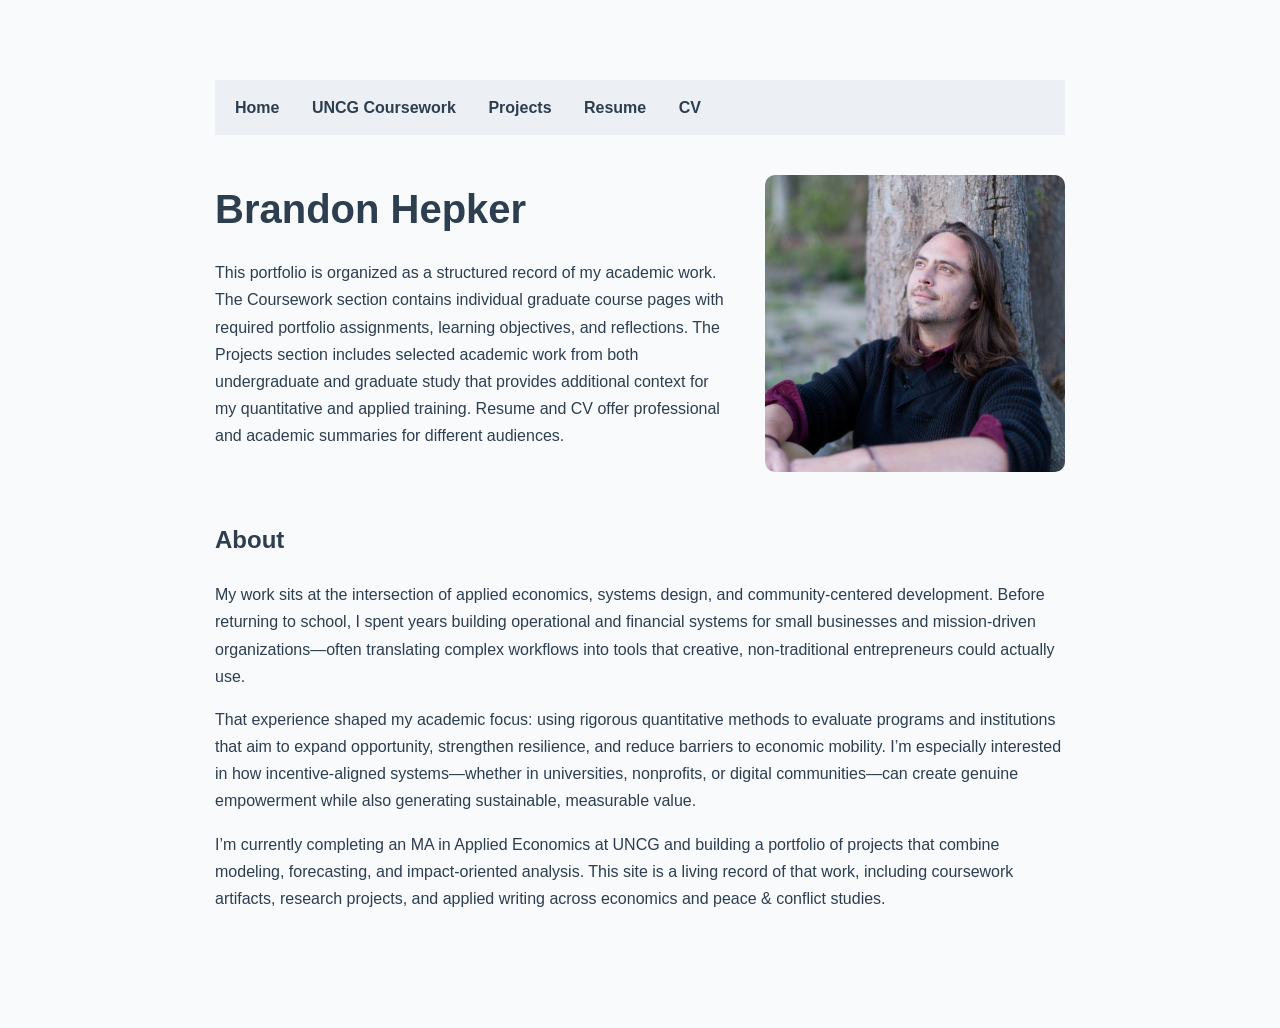
<file: index.html>
<!DOCTYPE html>
<html>
<head>
    <title>Brandon Hepker | Applied Economics</title>
    <meta charset="UTF-8">
    <link rel="stylesheet" href="styles.css">
</head>

<body>

<nav>
    <a href="index.html">Home</a>
    <a href="coursework.html">UNCG Coursework</a>
    <a href="projects.html">Projects</a>
    <a href="resume.html">Resume</a>
    <a href="cv.html">CV</a>
</nav>

<section class="hero">
    <div class="hero-intro">
        <h1>Brandon Hepker</h1>
        <p>
          This portfolio is organized as a structured record of my academic work.
          The Coursework section contains individual graduate course pages with required
          portfolio assignments, learning objectives, and reflections. The Projects
          section includes selected academic work from both undergraduate and graduate
          study that provides additional context for my quantitative and applied training.
          Resume and CV offer professional and academic summaries for different audiences.
        </p>
    </div>

    <div class="hero-image">
        <img src="assets/sproutSQ.jpg" alt="Brandon Hepker">
    </div>

    <div class="hero-about">
        <h2>About</h2>
        <p>
            My work sits at the intersection of applied economics, systems design, and community-centered development.
            Before returning to school, I spent years building operational and financial systems for small businesses and
            mission-driven organizations—often translating complex workflows into tools that creative, non-traditional
            entrepreneurs could actually use.
        </p>
        <p>
            That experience shaped my academic focus: using rigorous quantitative methods to evaluate programs and
            institutions that aim to expand opportunity, strengthen resilience, and reduce barriers to economic mobility.
            I’m especially interested in how incentive-aligned systems—whether in universities, nonprofits, or digital
            communities—can create genuine empowerment while also generating sustainable, measurable value.
        </p>
        <p>
            I’m currently completing an MA in Applied Economics at UNCG and building a portfolio of projects that combine
            modeling, forecasting, and impact-oriented analysis. This site is a living record of that work, including
            coursework artifacts, research projects, and applied writing across economics and peace & conflict studies.
        </p>
    </div>
</section>

</body>
</html>
</file>
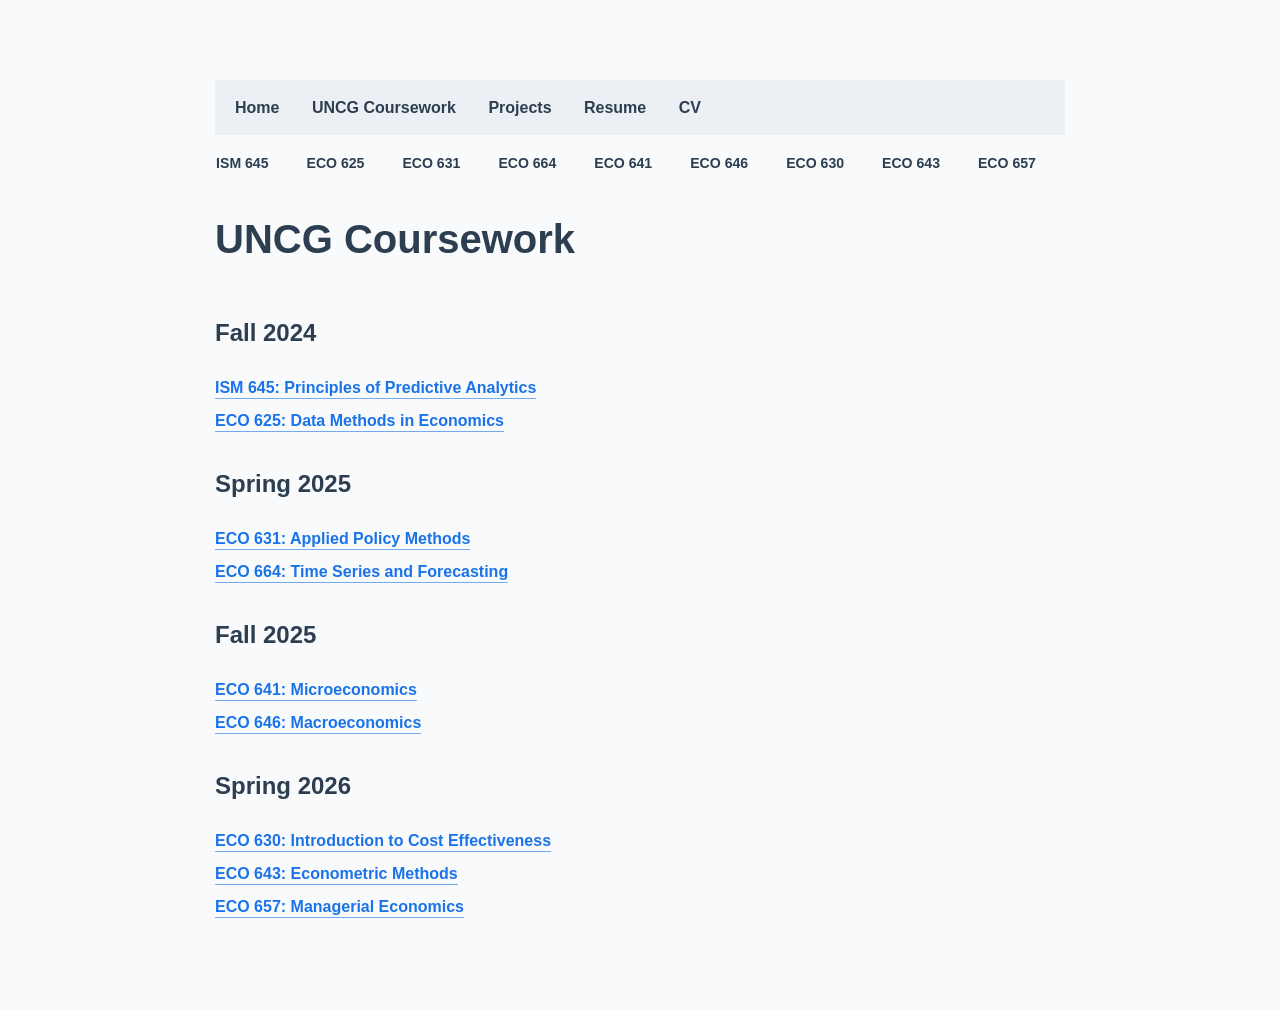
<file: coursework.html>
<!DOCTYPE html>
<html>
<head>
    <title>Coursework | Brandon Hepker</title>
    <meta charset="UTF-8">
    <link rel="stylesheet" href="styles.css">
</head>

<body>

<nav>
    <a href="index.html">Home</a>
    <a href="coursework.html">UNCG Coursework</a>
    <a href="projects.html">Projects</a>
    <a href="resume.html">Resume</a>
    <a href="cv.html">CV</a>
</nav>

<nav class="subnav">
  <a href="coursework/ISM645.html">ISM 645</a>
  <a href="coursework/ECO625.html">ECO 625</a>
  <a href="coursework/ECO631.html">ECO 631</a>
  <a href="coursework/ECO664.html">ECO 664</a>
  <a href="coursework/ECO641.html">ECO 641</a>
  <a href="coursework/ECO646.html">ECO 646</a>
  <a href="coursework/ECO630.html">ECO 630</a>
  <a href="coursework/ECO643.html">ECO 643</a>
  <a href="coursework/ECO657.html">ECO 657</a>
</nav>

<h1>UNCG Coursework</h1>

<section>

  <h2>Fall 2024</h2>
  <ul class="course-list">
    <li><a href="coursework/ISM645.html">ISM 645: Principles of Predictive Analytics</a></li>
    <li><a href="coursework/ECO625.html">ECO 625: Data Methods in Economics</a></li>
  </ul>

  <h2>Spring 2025</h2>
  <ul class="course-list">
    <li><a href="coursework/ECO631.html">ECO 631: Applied Policy Methods</a></li>
    <li><a href="coursework/ECO664.html">ECO 664: Time Series and Forecasting</a></li>
  </ul>

  <h2>Fall 2025</h2>
  <ul class="course-list">
    <li><a href="coursework/ECO641.html">ECO 641: Microeconomics</a></li>
    <li><a href="coursework/ECO646.html">ECO 646: Macroeconomics</a></li>
  </ul>

  <h2>Spring 2026</h2>
  <ul class="course-list">
    <li><a href="coursework/ECO630.html">ECO 630: Introduction to Cost Effectiveness</a></li>
    <li><a href="coursework/ECO643.html">ECO 643: Econometric Methods</a></li>
    <li><a href="coursework/ECO657.html">ECO 657: Managerial Economics</a></li>
  </ul>

</section>

</body>
</html>
</file>
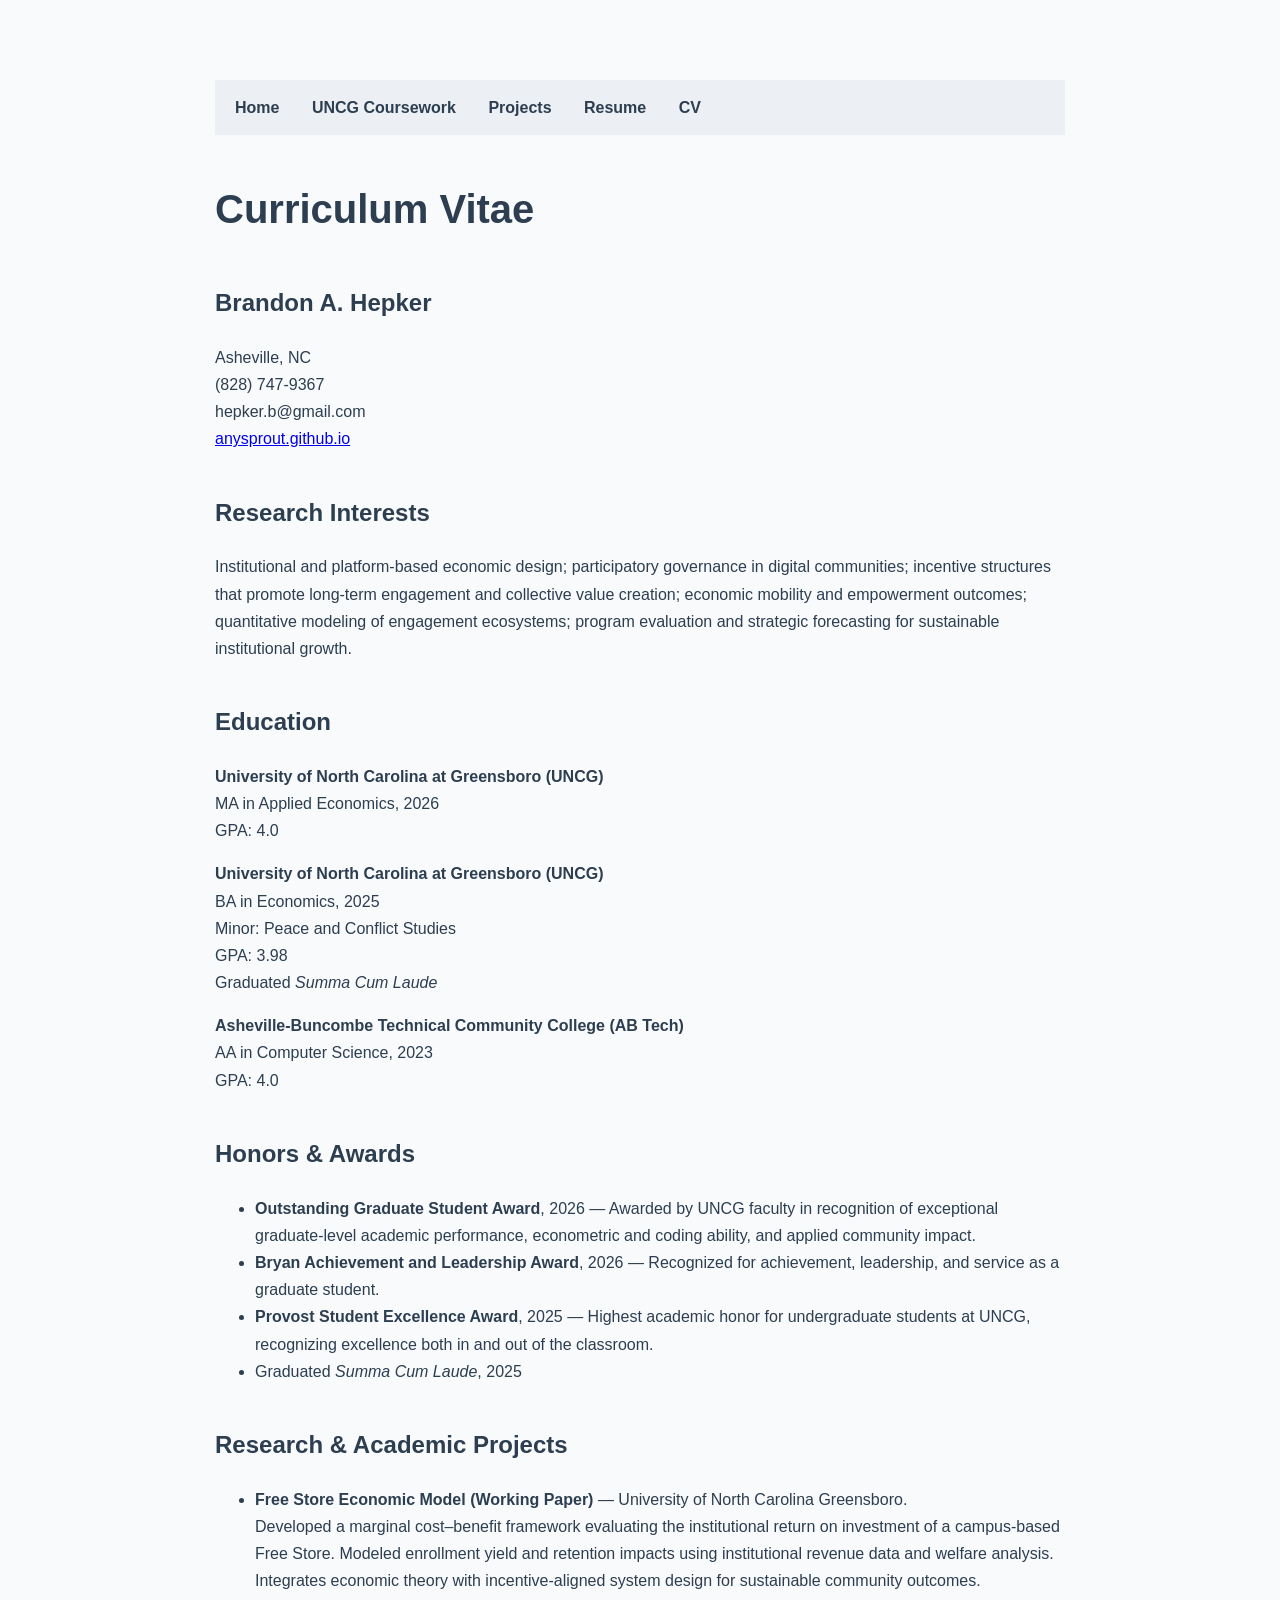
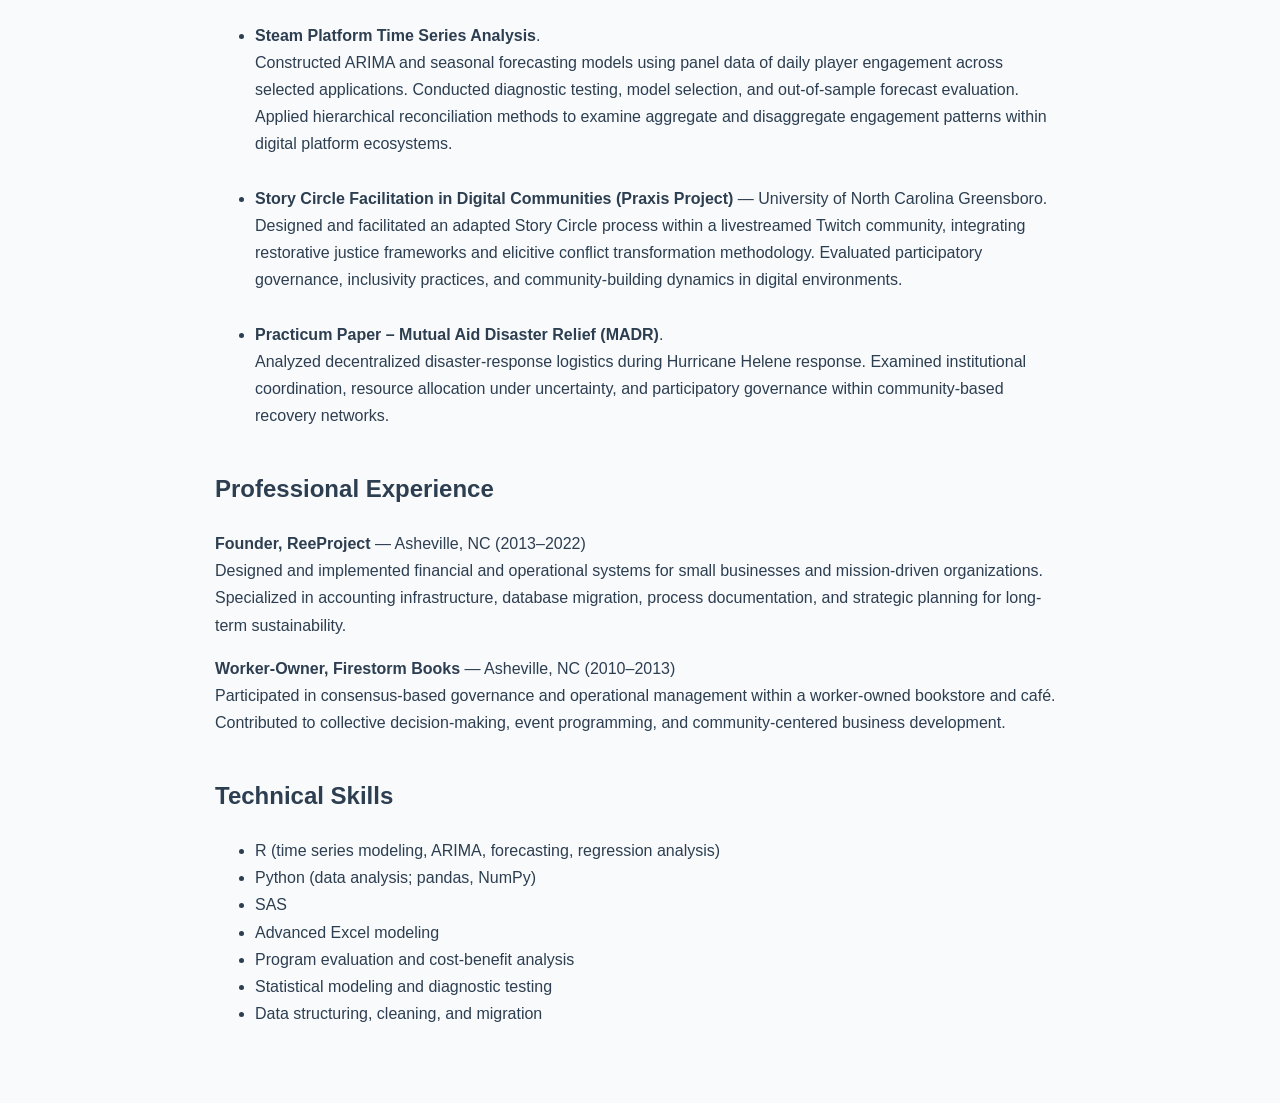
<file: cv.html>
<!DOCTYPE html>
<html>
<head>
    <title>CV | Brandon Hepker</title>
    <meta charset="UTF-8">
    <link rel="stylesheet" href="styles.css">
</head>

<body>

<nav>
    <a href="index.html">Home</a>
    <a href="coursework.html">UNCG Coursework</a>
    <a href="projects.html">Projects</a>
    <a href="resume.html">Resume</a>
    <a href="cv.html">CV</a>
</nav>

<h1>Curriculum Vitae</h1>

<section>
    <h2>Brandon A. Hepker</h2>
    <p>
        Asheville, NC<br>
        (828) 747-9367<br>
        hepker.b@gmail.com<br>
        <a href="https://anysprout.github.io/" target="_blank">anysprout.github.io</a>
    </p>
</section>

<section>
    <h2>Research Interests</h2>
    <p>
        Institutional and platform-based economic design; participatory governance in digital communities;
        incentive structures that promote long-term engagement and collective value creation; economic mobility
        and empowerment outcomes; quantitative modeling of engagement ecosystems; program evaluation and
        strategic forecasting for sustainable institutional growth.
    </p>
</section>

<section>
    <h2>Education</h2>
    <p>
        <strong>University of North Carolina at Greensboro (UNCG)</strong><br>
        MA in Applied Economics, 2026<br>
        GPA: 4.0
    </p>

    <p>
        <strong>University of North Carolina at Greensboro (UNCG)</strong><br>
        BA in Economics, 2025<br>
        Minor: Peace and Conflict Studies<br>
        GPA: 3.98<br>
        Graduated <em>Summa Cum Laude</em>
    </p>

    <p>
        <strong>Asheville-Buncombe Technical Community College (AB Tech)</strong><br>
        AA in Computer Science, 2023<br>
        GPA: 4.0
    </p>
</section>

<section>
    <h2>Honors & Awards</h2>
    <ul>
        <li><strong>Outstanding Graduate Student Award</strong>, 2026 — Awarded by UNCG faculty in recognition of exceptional graduate-level academic performance, econometric and coding ability, and applied community impact.</li>
        <li><strong>Bryan Achievement and Leadership Award</strong>, 2026 — Recognized for achievement, leadership, and service as a graduate student.</li>
        <li><strong>Provost Student Excellence Award</strong>, 2025 — Highest academic honor for undergraduate students at UNCG, recognizing excellence both in and out of the classroom.</li>
        <li>Graduated <em>Summa Cum Laude</em>, 2025</li>
    </ul>
</section>

<section>
    <h2>Research & Academic Projects</h2>
    <ul>
        <li>
            <strong>Free Store Economic Model (Working Paper)</strong> — University of North Carolina Greensboro.<br>
            Developed a marginal cost–benefit framework evaluating the institutional return on investment of a campus-based Free Store.
            Modeled enrollment yield and retention impacts using institutional revenue data and welfare analysis.
            Integrates economic theory with incentive-aligned system design for sustainable community outcomes.
        </li>
        <br>
        <li>
            <strong>Steam Platform Time Series Analysis</strong>.<br>
            Constructed ARIMA and seasonal forecasting models using panel data of daily player engagement across selected applications.
            Conducted diagnostic testing, model selection, and out-of-sample forecast evaluation.
            Applied hierarchical reconciliation methods to examine aggregate and disaggregate engagement patterns within digital platform ecosystems.
        </li>
        <br>
        <li>
            <strong>Story Circle Facilitation in Digital Communities (Praxis Project)</strong> — University of North Carolina Greensboro.<br>
            Designed and facilitated an adapted Story Circle process within a livestreamed Twitch community, integrating restorative justice
            frameworks and elicitive conflict transformation methodology. Evaluated participatory governance, inclusivity practices, and
            community-building dynamics in digital environments.
        </li>
        <br>
        <li>
            <strong>Practicum Paper – Mutual Aid Disaster Relief (MADR)</strong>.<br>
            Analyzed decentralized disaster-response logistics during Hurricane Helene response. Examined institutional coordination,
            resource allocation under uncertainty, and participatory governance within community-based recovery networks.
        </li>
    </ul>
</section>

<section>
    <h2>Professional Experience</h2>
    <p>
        <strong>Founder, ReeProject</strong> — Asheville, NC (2013–2022)<br>
        Designed and implemented financial and operational systems for small businesses and mission-driven organizations.
        Specialized in accounting infrastructure, database migration, process documentation, and strategic planning for long-term sustainability.
    </p>

    <p>
        <strong>Worker-Owner, Firestorm Books</strong> — Asheville, NC (2010–2013)<br>
        Participated in consensus-based governance and operational management within a worker-owned bookstore and café.
        Contributed to collective decision-making, event programming, and community-centered business development.
    </p>
</section>

<section>
    <h2>Technical Skills</h2>
    <ul>
        <li>R (time series modeling, ARIMA, forecasting, regression analysis)</li>
        <li>Python (data analysis; pandas, NumPy)</li>
        <li>SAS</li>
        <li>Advanced Excel modeling</li>
        <li>Program evaluation and cost-benefit analysis</li>
        <li>Statistical modeling and diagnostic testing</li>
        <li>Data structuring, cleaning, and migration</li>
    </ul>
</section>

</body>
</html>
</file>
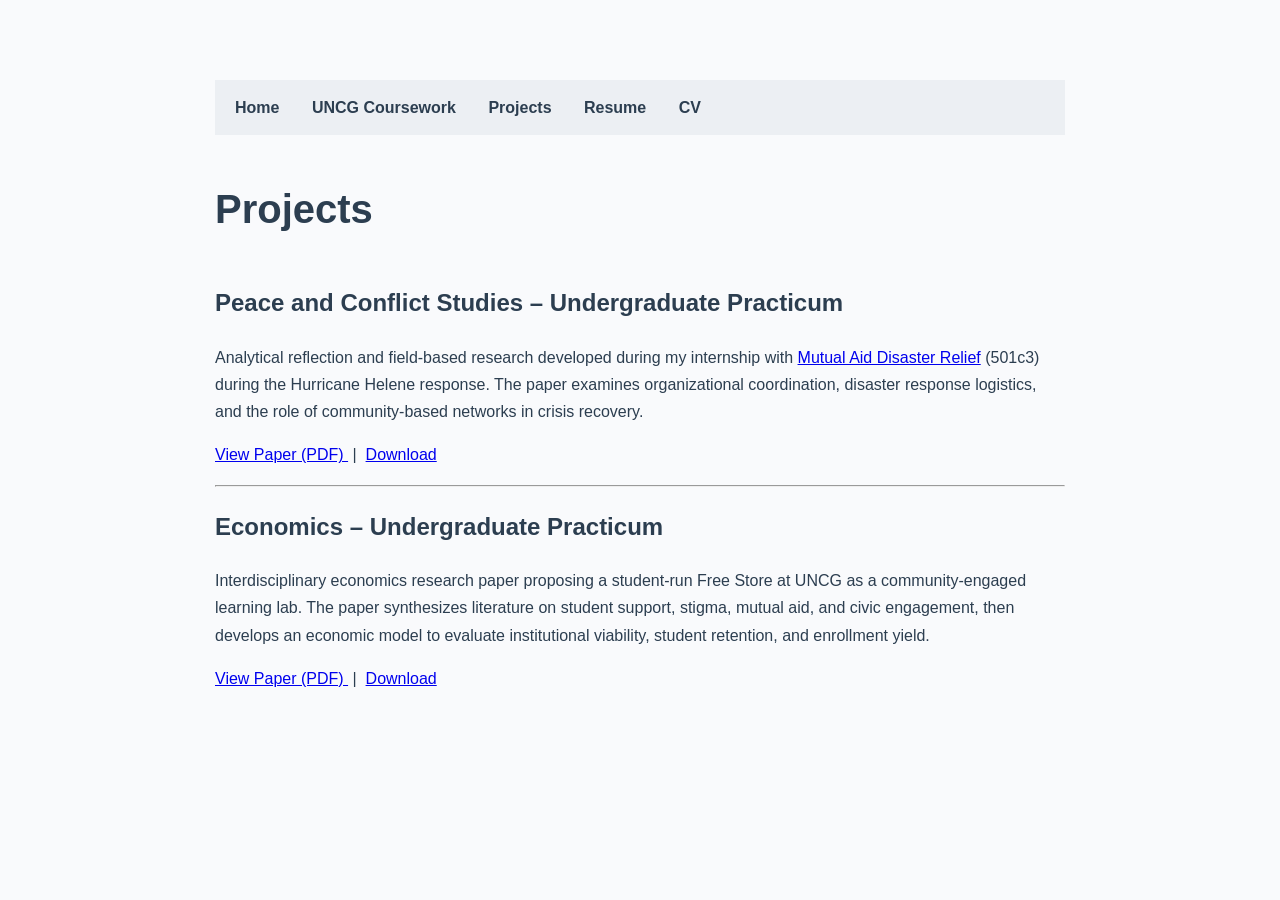
<file: projects.html>
<!DOCTYPE html>
<html>
<head>
    <title>Projects | Any Sprout</title>
    <meta charset="UTF-8">
    <link rel="stylesheet" href="styles.css">
</head>

<body>

<nav>
    <a href="index.html">Home</a>
    <a href="coursework.html">UNCG Coursework</a>
    <a href="projects.html">Projects</a>
    <a href="resume.html">Resume</a>
    <a href="cv.html">CV</a>
</nav>

<h1>Projects</h1>

<section>
    <h2>Peace and Conflict Studies – Undergraduate Practicum</h2>
    <p>
        Analytical reflection and field-based research developed during my internship
        with <a href="https://mutualaiddisasterrelief.org/" target="_blank">
        Mutual Aid Disaster Relief</a> (501c3) during the Hurricane Helene response.
        The paper examines organizational coordination, disaster response logistics,
        and the role of community-based networks in crisis recovery.
    </p>

    <p>
        <a href="assets/MADR_Practicum_Paper.pdf" target="_blank">
            View Paper (PDF)
        </a>
        &nbsp;|&nbsp;
        <a href="assets/MADR_Practicum_Paper.pdf" download>
            Download
        </a>
    </p>

    <hr>

 <h2>Economics – Undergraduate Practicum</h2>
    <p>
        Interdisciplinary economics research paper proposing a student-run Free Store
        at UNCG as a community-engaged learning lab. The paper synthesizes literature
        on student support, stigma, mutual aid, and civic engagement, then develops
        an economic model to evaluate institutional viability, student retention, and
        enrollment yield.
    </p>

    <p>
        <a href="assets/ECO_498_Praxis_Project.pdf" target="_blank">
            View Paper (PDF)
        </a>
        &nbsp;|&nbsp;
        <a href="assets/ECO_498_Praxis_Project.pdf" download>
            Download
        </a>
    </p>
</section>

</body>
</html>
</file>
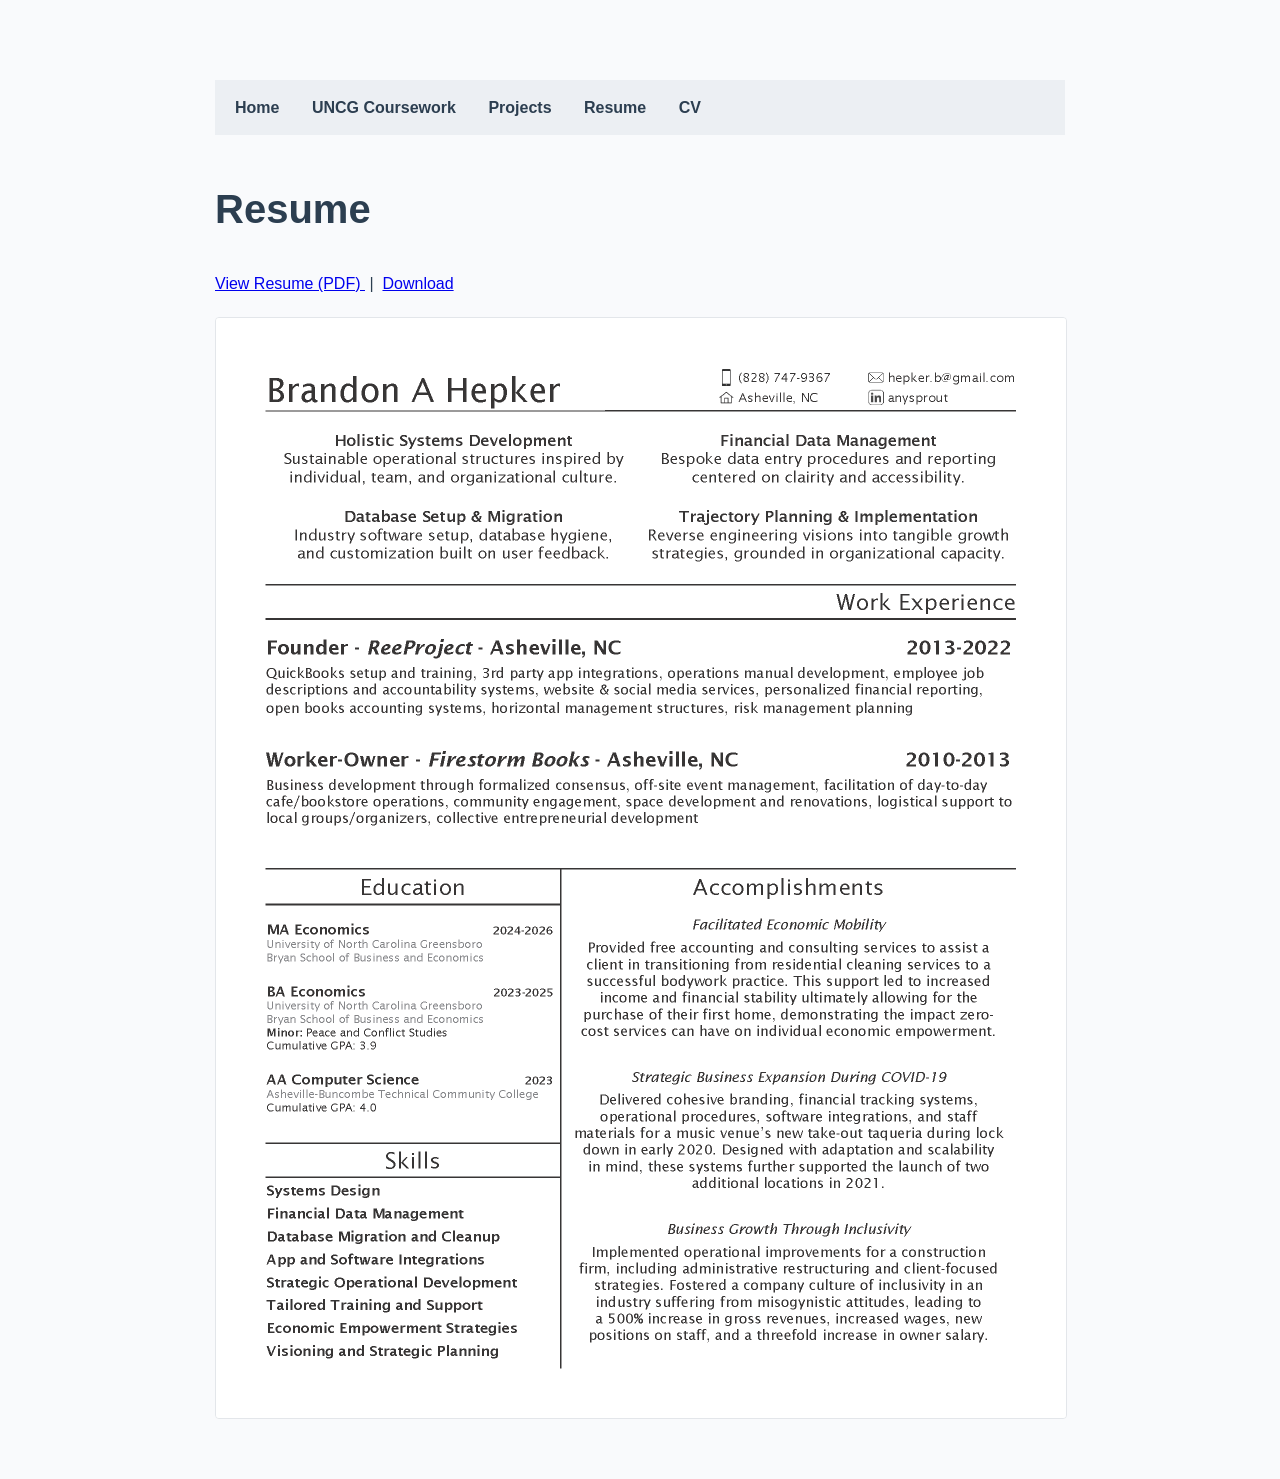
<file: resume.html>
<!DOCTYPE html>
<html>
<head>
  <title>Resume | Brandon Hepker</title>
  <meta charset="UTF-8">
  <link rel="stylesheet" href="styles.css">
</head>

<body>

<nav>
  <a href="index.html">Home</a>
  <a href="coursework.html">UNCG Coursework</a>
  <a href="projects.html">Projects</a>
  <a href="resume.html">Resume</a>
  <a href="cv.html">CV</a>
</nav>

<h1>Resume</h1>

<p>
  <a href="assets/Hepker_Brandon_Resume.pdf" target="_blank">
    View Resume (PDF)
  </a>
  &nbsp;|&nbsp;
  <a href="assets/Hepker_Brandon_Resume.pdf" download>
    Download
  </a>
</p>

<div style="margin-top: 20px;">
  <img 
    src="assets/Hepker_Brandon_Resume.png"
    alt="Hepker Brandon Resume"
    style="width: 100%; height: auto; display: block; border: 1px solid #e3e6ea; border-radius: 4px;">
</div>

</body>
</html>
</file>
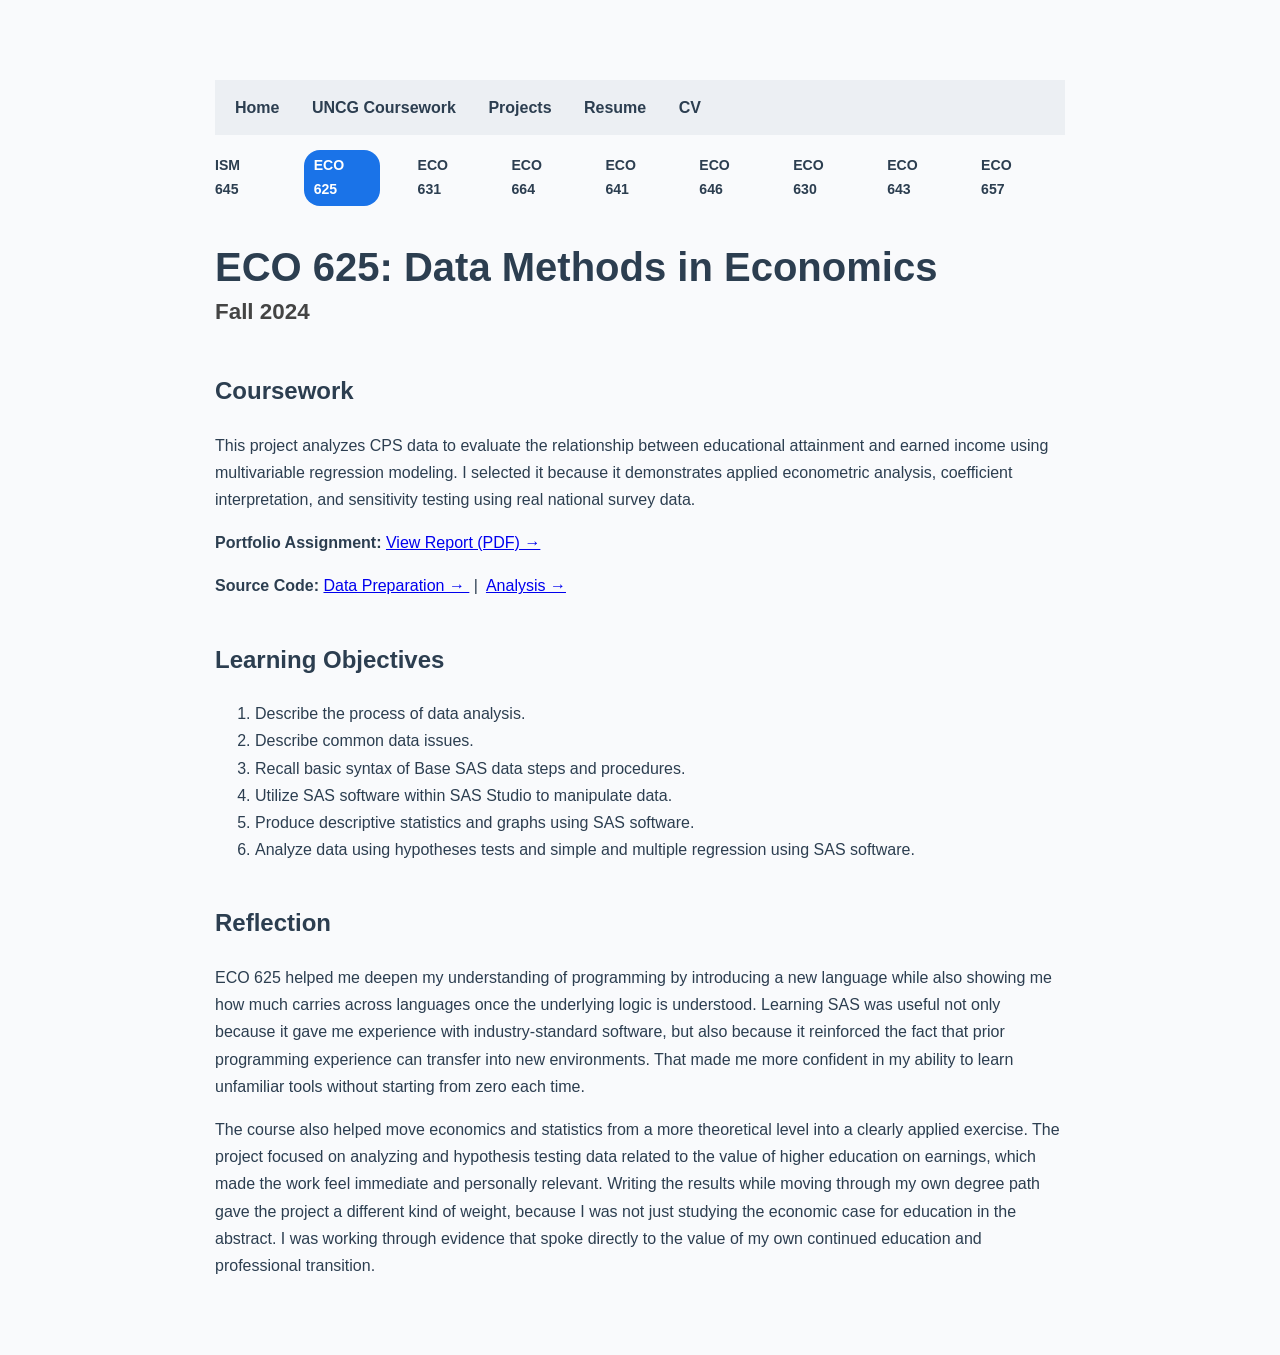
<file: coursework/ECO625.html>
<!DOCTYPE html>
<html>
<head>
  <title>ECO 625 | Brandon Hepker</title>
  <meta charset="UTF-8">
  <link rel="stylesheet" href="../styles.css">
</head>

<body>

<nav>
  <a href="../index.html">Home</a>
  <a href="../coursework.html">UNCG Coursework</a>
  <a href="../projects.html">Projects</a>
  <a href="../resume.html">Resume</a>
  <a href="../cv.html">CV</a>
</nav>

<nav class="subnav">
  <a href="ISM645.html">ISM 645</a>
  <a href="ECO625.html" class="active">ECO 625</a>
  <a href="ECO631.html">ECO 631</a>
  <a href="ECO664.html">ECO 664</a>
  <a href="ECO641.html">ECO 641</a>
  <a href="ECO646.html">ECO 646</a>
  <a href="ECO630.html">ECO 630</a>
  <a href="ECO643.html">ECO 643</a>
  <a href="ECO657.html">ECO 657</a>
</nav>

<h1 style="margin-bottom: 0rem;">
  ECO 625: Data Methods in Economics
</h1>

<p style="
  font-size: 1.4rem;
  font-weight: 600;
  margin-top: -0.5rem;
  margin-bottom: 1.75rem;
  color: #444;
">
  Fall 2024
</p>

<section>
  <h2>Coursework</h2>
  <p>This project analyzes CPS data to evaluate the relationship between educational attainment and earned income using multivariable regression modeling. I selected it because it demonstrates applied econometric analysis, coefficient interpretation, and sensitivity testing using real national survey data.</p>
  <p>
    <strong>Portfolio Assignment:</strong>
    <a href="/assets/ECO625_Portfolio_Project.pdf" target="_blank">
      View Report (PDF) →
    </a>
  </p>

  <p>
    <strong>Source Code:</strong>
    <a href="https://github.com/anysprout/applied-economics-coursework/blob/main/ECO625_Portfolio_Project_Data.sas" 
       target="_blank">
       Data Preparation →
    </a>
    &nbsp;|&nbsp;
    <a href="https://github.com/anysprout/applied-economics-coursework/blob/main/ECO625_Portfolio_Project_Analysis.sas" 
       target="_blank">
       Analysis →
    </a>
  </p>
</section>


<section>
  <h2>Learning Objectives</h2>

  <ol>
    <li>Describe the process of data analysis.</li>
    <li>Describe common data issues.</li>
    <li>Recall basic syntax of Base SAS data steps and procedures.</li>
    <li>Utilize SAS software within SAS Studio to manipulate data.</li>
    <li>Produce descriptive statistics and graphs using SAS software.</li>
    <li>Analyze data using hypotheses tests and simple and multiple regression using SAS software.</li>
  </ol>
</section>

<section>
  <h2>Reflection</h2>

<p>
  ECO 625 helped me deepen my understanding of programming by introducing a new language while also showing me how much carries across languages once the underlying logic is understood. Learning SAS was useful not only because it gave me experience with industry-standard software, but also because it reinforced the fact that prior programming experience can transfer into new environments. That made me more confident in my ability to learn unfamiliar tools without starting from zero each time.
</p>

<p>
  The course also helped move economics and statistics from a more theoretical level into a clearly applied exercise. The project focused on analyzing and hypothesis testing data related to the value of higher education on earnings, which made the work feel immediate and personally relevant. Writing the results while moving through my own degree path gave the project a different kind of weight, because I was not just studying the economic case for education in the abstract. I was working through evidence that spoke directly to the value of my own continued education and professional transition.
</p>

</section>

</body>
</html>
</file>
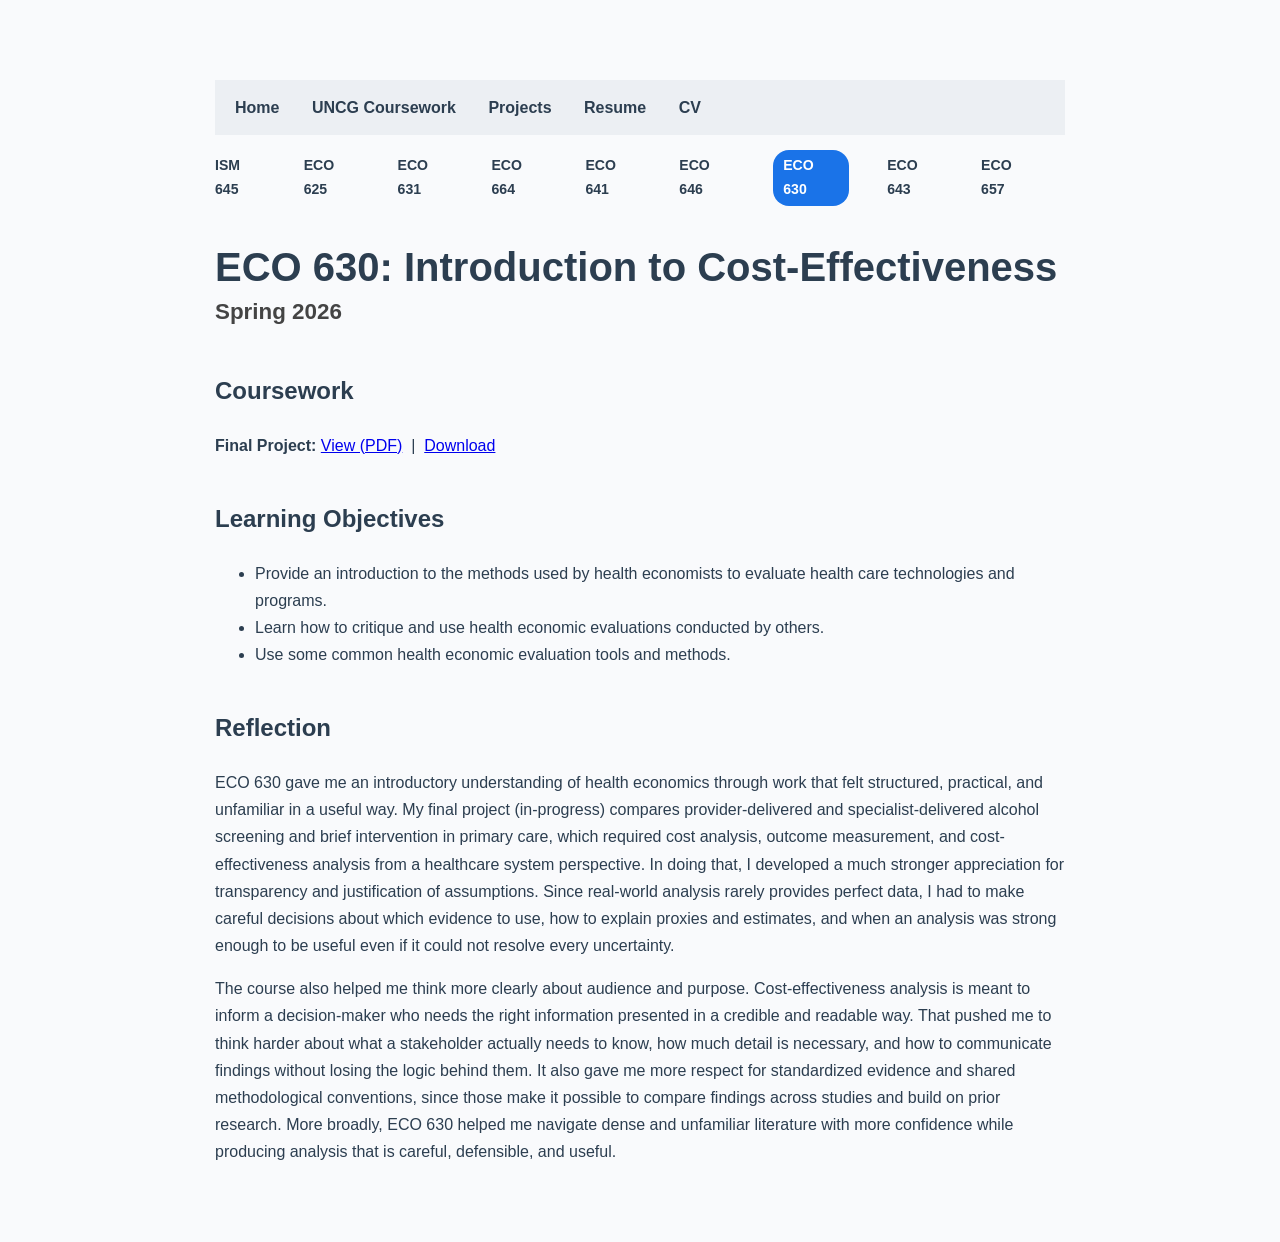
<file: coursework/ECO630.html>
<!DOCTYPE html>
<html>
<head>
  <title>ECO 630 | Brandon Hepker</title>
  <meta charset="UTF-8">
  <link rel="stylesheet" href="../styles.css">
</head>

<body>

<nav>
  <a href="../index.html">Home</a>
  <a href="../coursework.html">UNCG Coursework</a>
  <a href="../projects.html">Projects</a>
  <a href="../resume.html">Resume</a>
  <a href="../cv.html">CV</a>
</nav>

<nav class="subnav">
  <a href="ISM645.html">ISM 645</a>
  <a href="ECO625.html">ECO 625</a>
  <a href="ECO631.html">ECO 631</a>
  <a href="ECO664.html">ECO 664</a>
  <a href="ECO641.html">ECO 641</a>
  <a href="ECO646.html">ECO 646</a>
  <a href="ECO630.html" class="active">ECO 630</a>
  <a href="ECO643.html">ECO 643</a>
  <a href="ECO657.html">ECO 657</a>
</nav>

<h1 style="margin-bottom: 0rem;">
  ECO 630: Introduction to Cost-Effectiveness
</h1>

<p style="
  font-size: 1.4rem;
  font-weight: 600;
  margin-top: -0.5rem;
  margin-bottom: 1.75rem;
  color: #444;
">
  Spring 2026
</p>

<section>
  <h2>Coursework</h2>

  <p>
    <strong>Final Project:</strong>
    <a href="../assets/ECO630_FinalProject.pdf" target="_blank">View (PDF)</a>
    &nbsp;|&nbsp;
    <a href="../assets/ECO630_FinalProject.pdf" download>Download</a>
  </p>
</section>

<section>
  <h2>Learning Objectives</h2>

  <ul>
    <li>Provide an introduction to the methods used by health economists to evaluate health care technologies and programs.</li>
    <li>Learn how to critique and use health economic evaluations conducted by others.</li>
    <li>Use some common health economic evaluation tools and methods.</li>
  </ul>

</section>


<section>
  <h2>Reflection</h2>

<p>
  ECO 630 gave me an introductory understanding of health economics through work that felt structured, practical, and unfamiliar in a useful way. My final project (in-progress) compares provider-delivered and specialist-delivered alcohol screening and brief intervention in primary care, which required cost analysis, outcome measurement, and cost-effectiveness analysis from a healthcare system perspective. In doing that, I developed a much stronger appreciation for transparency and justification of assumptions. Since real-world analysis rarely provides perfect data, I had to make careful decisions about which evidence to use, how to explain proxies and estimates, and when an analysis was strong enough to be useful even if it could not resolve every uncertainty.
</p>

<p>
  The course also helped me think more clearly about audience and purpose. Cost-effectiveness analysis is meant to inform a decision-maker who needs the right information presented in a credible and readable way. That pushed me to think harder about what a stakeholder actually needs to know, how much detail is necessary, and how to communicate findings without losing the logic behind them. It also gave me more respect for standardized evidence and shared methodological conventions, since those make it possible to compare findings across studies and build on prior research. More broadly, ECO 630 helped me navigate dense and unfamiliar literature with more confidence while producing analysis that is careful, defensible, and useful.
</p>

</section>

</body>
</html>
</file>
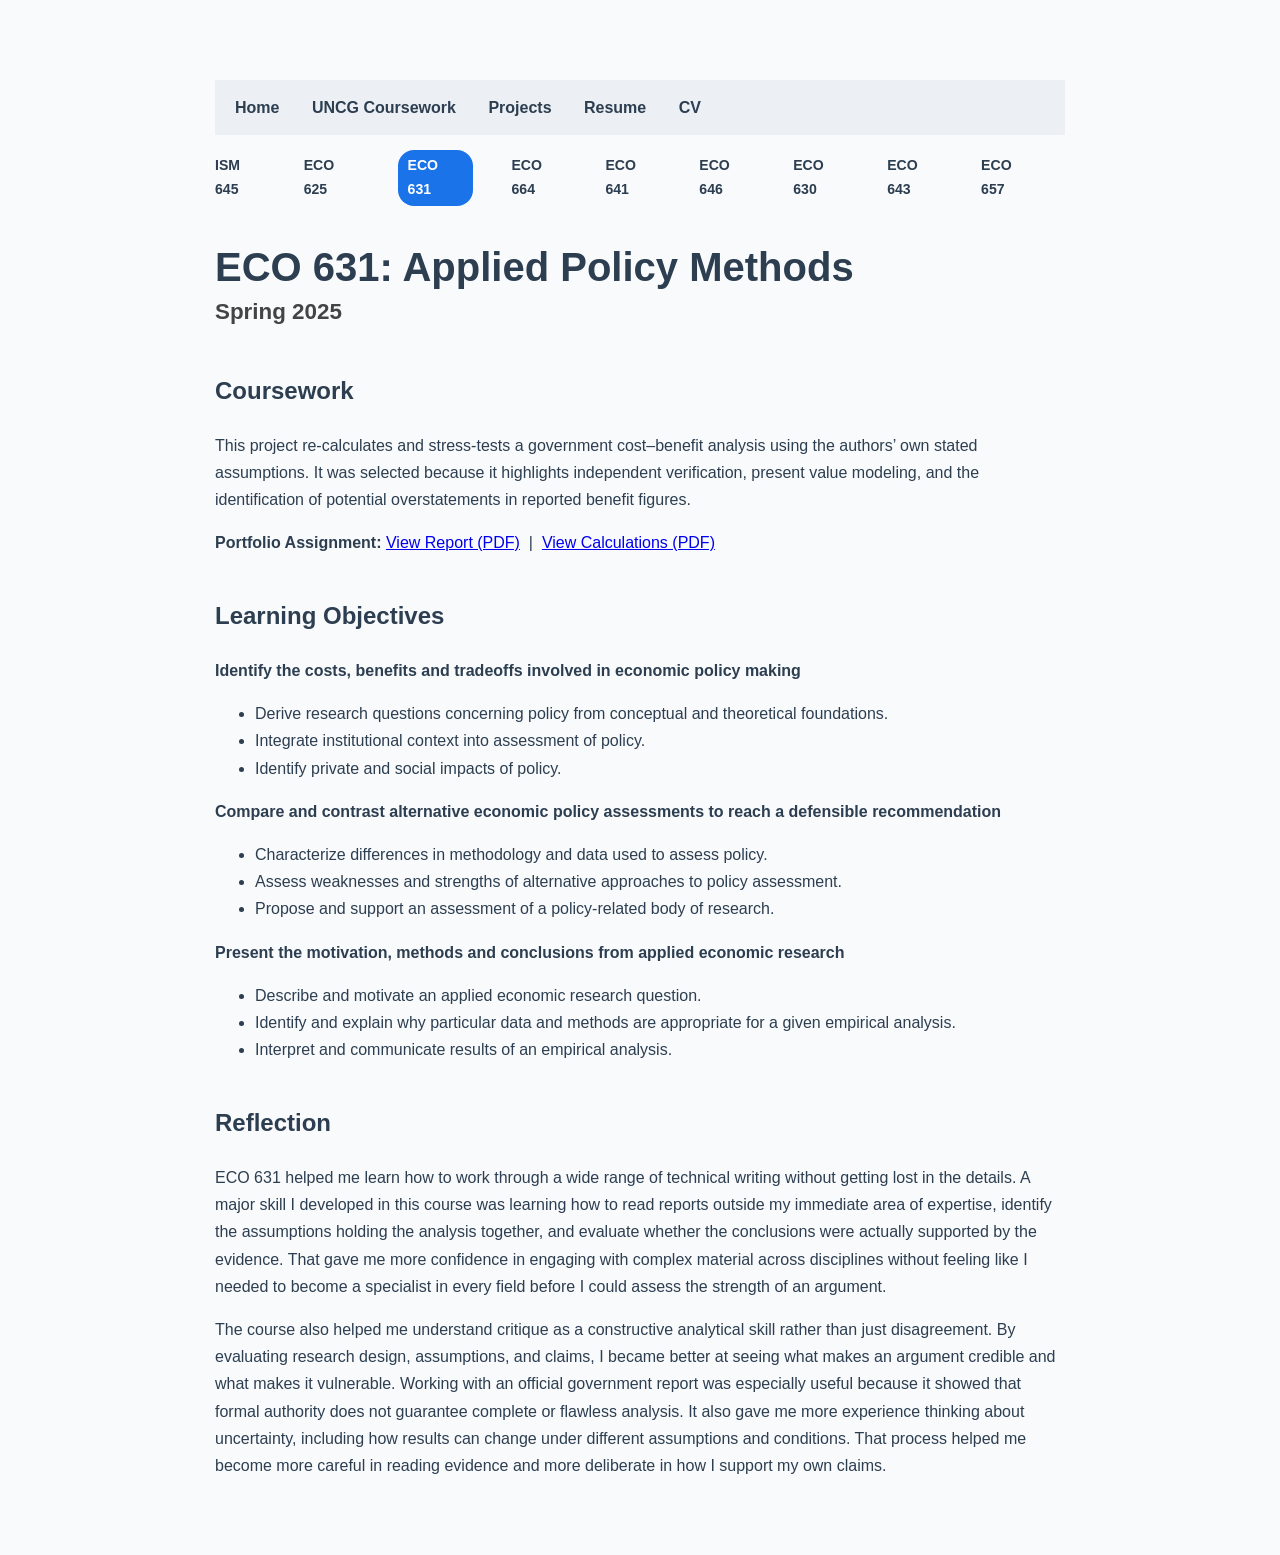
<file: coursework/ECO631.html>
<!DOCTYPE html>
<html>
<head>
  <title>ECO 631 | Brandon Hepker</title>
  <meta charset="UTF-8">
  <link rel="stylesheet" href="../styles.css">
</head>

<body>

<nav>
  <a href="../index.html">Home</a>
  <a href="../coursework.html">UNCG Coursework</a>
  <a href="../projects.html">Projects</a>
  <a href="../resume.html">Resume</a>
  <a href="../cv.html">CV</a>
</nav>

<nav class="subnav">
  <a href="ISM645.html">ISM 645</a>
  <a href="ECO625.html">ECO 625</a>
  <a href="ECO631.html" class="active">ECO 631</a>
  <a href="ECO664.html">ECO 664</a>
  <a href="ECO641.html">ECO 641</a>
  <a href="ECO646.html">ECO 646</a>
  <a href="ECO630.html">ECO 630</a>
  <a href="ECO643.html">ECO 643</a>
  <a href="ECO657.html">ECO 657</a>
</nav>

<h1 style="margin-bottom: 0rem;">
  ECO 631: Applied Policy Methods
</h1>

<p style="
  font-size: 1.4rem;
  font-weight: 600;
  margin-top: -0.5rem;
  margin-bottom: 1.75rem;
  color: #444;
">
  Spring 2025
</p>

<section>
  <h2>Coursework</h2>
  <p>This project re-calculates and stress-tests a government cost–benefit analysis using the authors’ own stated assumptions. It was selected because it highlights independent verification, present value modeling, and the identification of potential overstatements in reported benefit figures.</p>
  <p>
    <strong>Portfolio Assignment:</strong>
    <a href="../assets/ECO631_Portfolio_Project_WriteUp.pdf" target="_blank">View Report (PDF)</a>
    &nbsp;|&nbsp;
    <a href="../assets/ECO631_Portfolio_Project_Calculations.pdf" target="_blank">View Calculations (PDF)</a>
  </p>
</section>

<section>
  <h2>Learning Objectives</h2>

  <p><strong>Identify the costs, benefits and tradeoffs involved in economic policy making</strong></p>
  <ul>
    <li>Derive research questions concerning policy from conceptual and theoretical foundations.</li>
    <li>Integrate institutional context into assessment of policy.</li>
    <li>Identify private and social impacts of policy.</li>
  </ul>

  <p><strong>Compare and contrast alternative economic policy assessments to reach a defensible recommendation</strong></p>
  <ul>
    <li>Characterize differences in methodology and data used to assess policy.</li>
    <li>Assess weaknesses and strengths of alternative approaches to policy assessment.</li>
    <li>Propose and support an assessment of a policy-related body of research.</li>
  </ul>

  <p><strong>Present the motivation, methods and conclusions from applied economic research</strong></p>
  <ul>
    <li>Describe and motivate an applied economic research question.</li>
    <li>Identify and explain why particular data and methods are appropriate for a given empirical analysis.</li>
    <li>Interpret and communicate results of an empirical analysis.</li>
  </ul>

</section>

<section>
  <h2>Reflection</h2>

<p>
  ECO 631 helped me learn how to work through a wide range of technical writing without getting lost in the details. A major skill I developed in this course was learning how to read reports outside my immediate area of expertise, identify the assumptions holding the analysis together, and evaluate whether the conclusions were actually supported by the evidence. That gave me more confidence in engaging with complex material across disciplines without feeling like I needed to become a specialist in every field before I could assess the strength of an argument.
</p>

<p>
  The course also helped me understand critique as a constructive analytical skill rather than just disagreement. By evaluating research design, assumptions, and claims, I became better at seeing what makes an argument credible and what makes it vulnerable. Working with an official government report was especially useful because it showed that formal authority does not guarantee complete or flawless analysis. It also gave me more experience thinking about uncertainty, including how results can change under different assumptions and conditions. That process helped me become more careful in reading evidence and more deliberate in how I support my own claims.
</p>

</section>

</body>
</html>
</file>
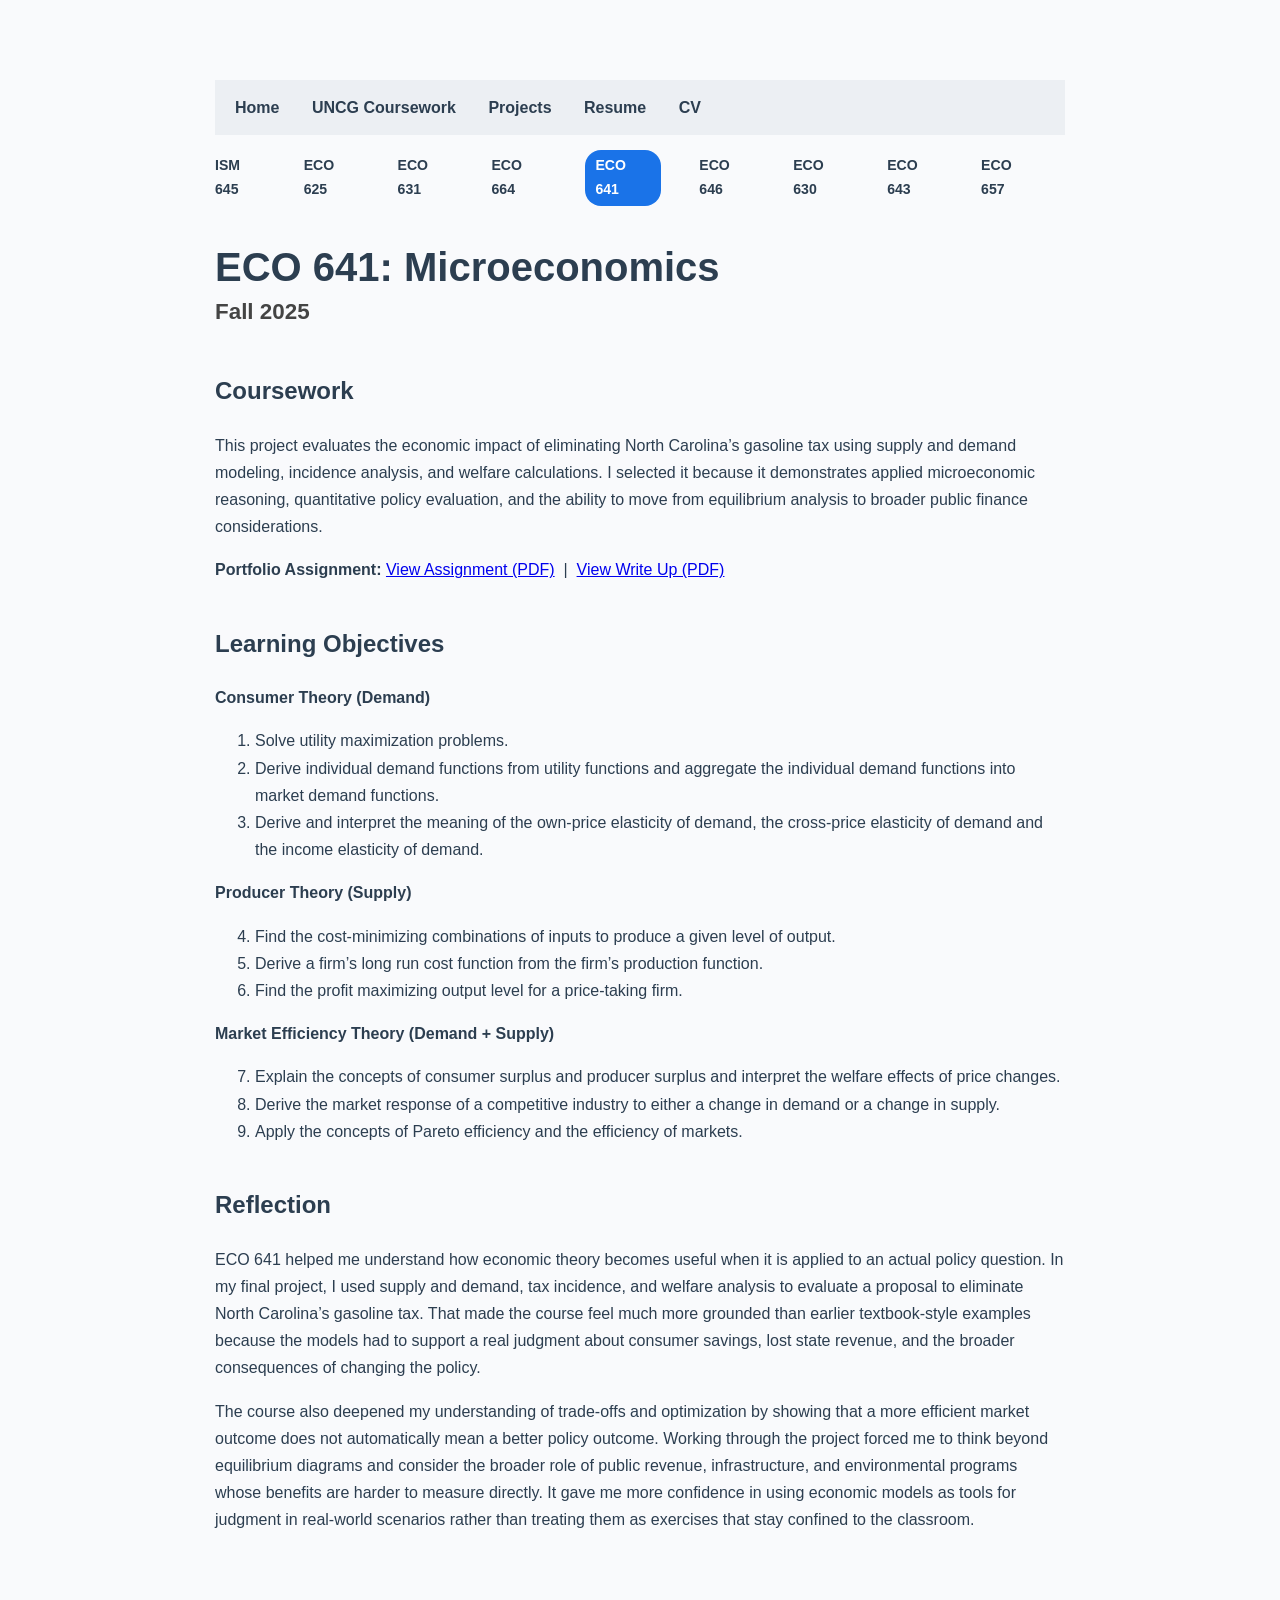
<file: coursework/ECO641.html>
<!DOCTYPE html>
<html>
<head>
  <title>ECO 641 | Brandon Hepker</title>
  <meta charset="UTF-8">
  <link rel="stylesheet" href="../styles.css">
</head>

<body>

<nav>
  <a href="../index.html">Home</a>
  <a href="../coursework.html">UNCG Coursework</a>
  <a href="../projects.html">Projects</a>
  <a href="../resume.html">Resume</a>
  <a href="../cv.html">CV</a>
</nav>

<nav class="subnav">
  <a href="ISM645.html">ISM 645</a>
  <a href="ECO625.html">ECO 625</a>
  <a href="ECO631.html">ECO 631</a>
  <a href="ECO664.html">ECO 664</a>
  <a href="ECO641.html" class="active">ECO 641</a>
  <a href="ECO646.html">ECO 646</a>
  <a href="ECO630.html">ECO 630</a>
  <a href="ECO643.html">ECO 643</a>
  <a href="ECO657.html">ECO 657</a>
</nav>

<h1 style="margin-bottom: 0rem;">
  ECO 641: Microeconomics
</h1>

<p style="
  font-size: 1.4rem;
  font-weight: 600;
  margin-top: -0.5rem;
  margin-bottom: 1.75rem;
  color: #444;
">
  Fall 2025
</p>

<section>
  <h2>Coursework</h2>
  <p>This project evaluates the economic impact of eliminating North Carolina’s gasoline tax using supply and demand modeling, incidence analysis, and welfare calculations. I selected it because it demonstrates applied microeconomic reasoning, quantitative policy evaluation, and the ability to move from equilibrium analysis to broader public finance considerations.</p>
  <p>
    <strong>Portfolio Assignment:</strong>
    <a href="../assets/ECO641_Exam_Final_Project.pdf" target="_blank">View Assignment (PDF)</a>
    &nbsp;|&nbsp;
    <a href="../assets/ECO641_Portfolio_Project.pdf" target="_blank">View Write Up (PDF)</a>
  </p>
</section>

<section>
  <h2>Learning Objectives</h2>

  <p><strong>Consumer Theory (Demand)</strong></p>
  <ol>
    <li>Solve utility maximization problems.</li>
    <li>Derive individual demand functions from utility functions and aggregate the individual demand functions into market demand functions.</li>
    <li>Derive and interpret the meaning of the own-price elasticity of demand, the cross-price elasticity of demand and the income elasticity of demand.</li>
  </ol>

  <p><strong>Producer Theory (Supply)</strong></p>
  <ol start="4">
    <li>Find the cost-minimizing combinations of inputs to produce a given level of output.</li>
    <li>Derive a firm’s long run cost function from the firm’s production function.</li>
    <li>Find the profit maximizing output level for a price-taking firm.</li>
  </ol>

  <p><strong>Market Efficiency Theory (Demand + Supply)</strong></p>
  <ol start="7">
    <li>Explain the concepts of consumer surplus and producer surplus and interpret the welfare effects of price changes.</li>
    <li>Derive the market response of a competitive industry to either a change in demand or a change in supply.</li>
    <li>Apply the concepts of Pareto efficiency and the efficiency of markets.</li>
  </ol>

</section>

<section>
  <h2>Reflection</h2>

<p>
  ECO 641 helped me understand how economic theory becomes useful when it is applied to an actual policy question. In my final project, I used supply and demand, tax incidence, and welfare analysis to evaluate a proposal to eliminate North Carolina’s gasoline tax. That made the course feel much more grounded than earlier textbook-style examples because the models had to support a real judgment about consumer savings, lost state revenue, and the broader consequences of changing the policy.
</p>

<p>
  The course also deepened my understanding of trade-offs and optimization by showing that a more efficient market outcome does not automatically mean a better policy outcome. Working through the project forced me to think beyond equilibrium diagrams and consider the broader role of public revenue, infrastructure, and environmental programs whose benefits are harder to measure directly. It gave me more confidence in using economic models as tools for judgment in real-world scenarios rather than treating them as exercises that stay confined to the classroom.
</p>

</section>

</body>
</html>
</file>
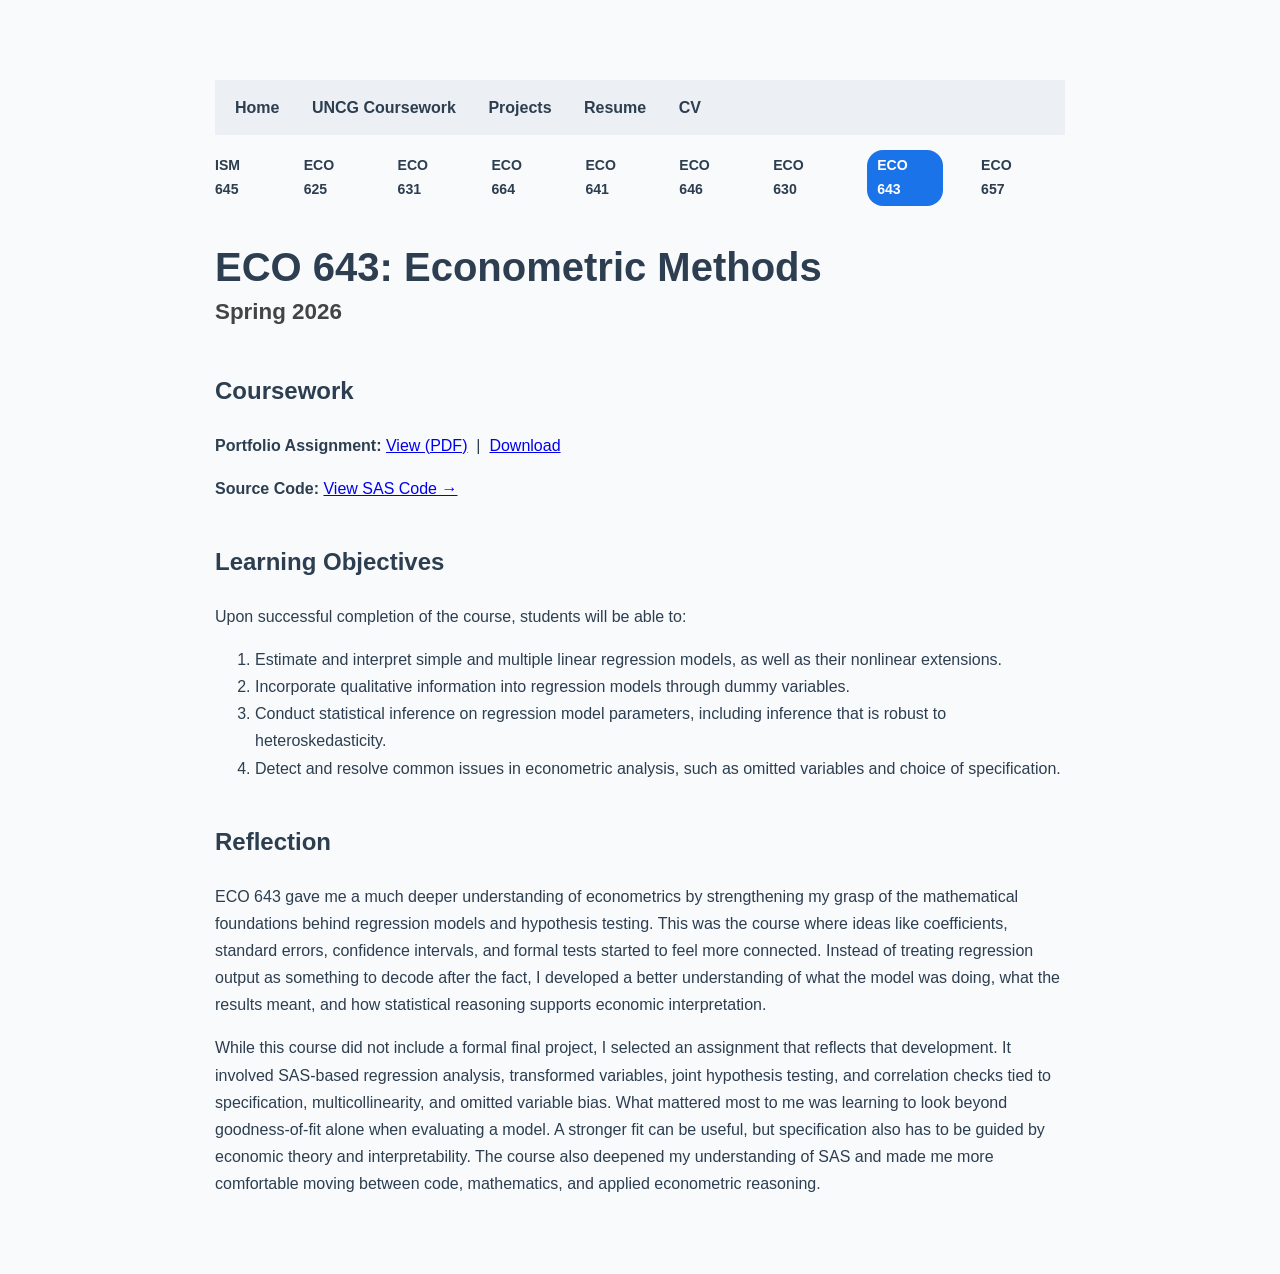
<file: coursework/ECO643.html>
<!DOCTYPE html>
<html>
<head>
  <title>ECO 643 | Brandon Hepker</title>
  <meta charset="UTF-8">
  <link rel="stylesheet" href="../styles.css">
</head>

<body>

<nav>
  <a href="../index.html">Home</a>
  <a href="../coursework.html">UNCG Coursework</a>
  <a href="../projects.html">Projects</a>
  <a href="../resume.html">Resume</a>
  <a href="../cv.html">CV</a>
</nav>

<nav class="subnav">
  <a href="ISM645.html">ISM 645</a>
  <a href="ECO625.html">ECO 625</a>
  <a href="ECO631.html">ECO 631</a>
  <a href="ECO664.html">ECO 664</a>
  <a href="ECO641.html">ECO 641</a>
  <a href="ECO646.html">ECO 646</a>
  <a href="ECO630.html">ECO 630</a>
  <a href="ECO643.html" class="active">ECO 643</a>
  <a href="ECO657.html">ECO 657</a>
</nav>

<h1 style="margin-bottom: 0rem;">
  ECO 643: Econometric Methods
</h1>

<p style="
  font-size: 1.4rem;
  font-weight: 600;
  margin-top: -0.5rem;
  margin-bottom: 1.75rem;
  color: #444;
">
  Spring 2026
</p>

<section>
  <h2>Coursework</h2>

  <p>
    <strong>Portfolio Assignment:</strong>
    <a href="../assets/ECO643_PortfolioProject.pdf" target="_blank">View (PDF)</a>
    &nbsp;|&nbsp;
    <a href="../assets/ECO643_PortfolioProject.pdf" download>Download</a>
  </p>

  <p>
    <strong>Source Code:</strong>
    <a href="https://github.com/anysprout/applied-economics-coursework/blob/main/ECO643_Portfolio_Project_Data.sas" 
       target="_blank">
       View SAS Code →
    </a>
  </p>
</section>

<section>
  <h2>Learning Objectives</h2>

  <p>
    Upon successful completion of the course, students will be able to:
  </p>

  <ol>
    <li>Estimate and interpret simple and multiple linear regression models, as well as their nonlinear extensions.</li>
    <li>Incorporate qualitative information into regression models through dummy variables.</li>
    <li>Conduct statistical inference on regression model parameters, including inference that is robust to heteroskedasticity.</li>
    <li>Detect and resolve common issues in econometric analysis, such as omitted variables and choice of specification.</li>
  </ol>

</section>

<section>
  <h2>Reflection</h2>

<p>
  ECO 643 gave me a much deeper understanding of econometrics by strengthening my grasp of the mathematical foundations behind regression models and hypothesis testing. This was the course where ideas like coefficients, standard errors, confidence intervals, and formal tests started to feel more connected. Instead of treating regression output as something to decode after the fact, I developed a better understanding of what the model was doing, what the results meant, and how statistical reasoning supports economic interpretation.
</p>

<p>
  While this course did not include a formal final project, I selected an assignment that reflects that development. It involved SAS-based regression analysis, transformed variables, joint hypothesis testing, and correlation checks tied to specification, multicollinearity, and omitted variable bias. What mattered most to me was learning to look beyond goodness-of-fit alone when evaluating a model. A stronger fit can be useful, but specification also has to be guided by economic theory and interpretability. The course also deepened my understanding of SAS and made me more comfortable moving between code, mathematics, and applied econometric reasoning.
</p>

</section>

</body>
</html>
</file>
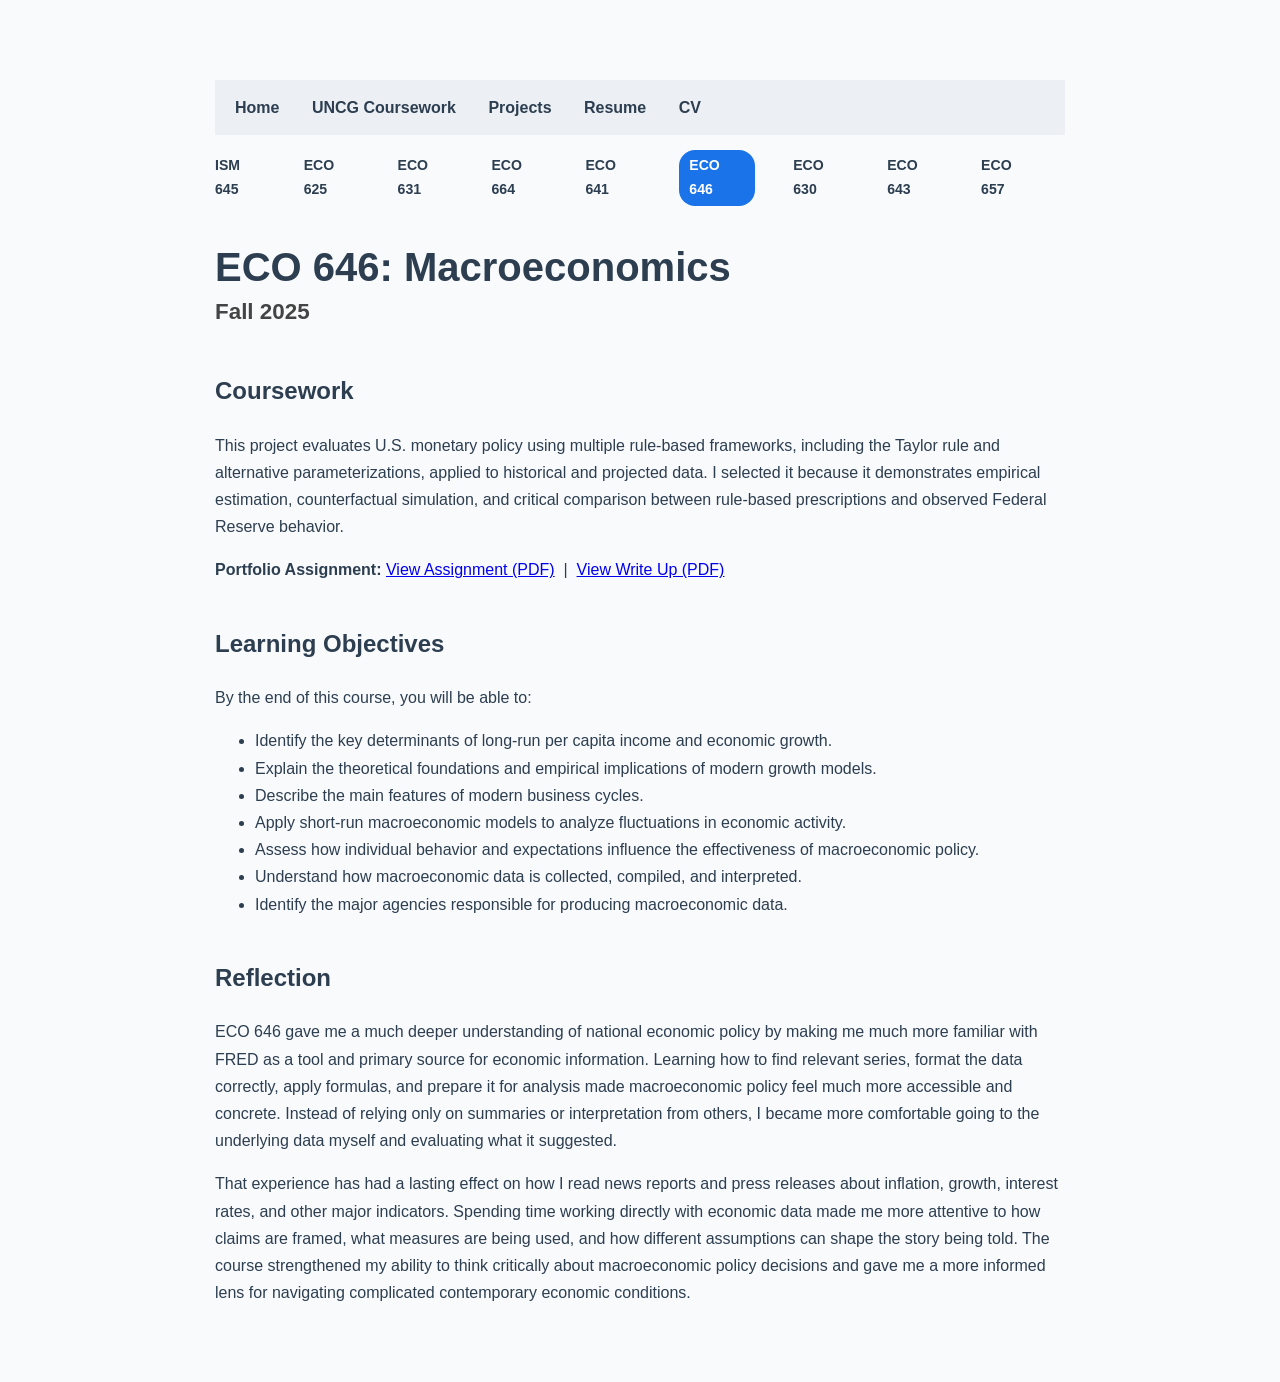
<file: coursework/ECO646.html>
<!DOCTYPE html>
<html>
<head>
  <title>ECO 646 | Brandon Hepker</title>
  <meta charset="UTF-8">
  <link rel="stylesheet" href="../styles.css">
</head>

<body>

<nav>
  <a href="../index.html">Home</a>
  <a href="../coursework.html">UNCG Coursework</a>
  <a href="../projects.html">Projects</a>
  <a href="../resume.html">Resume</a>
  <a href="../cv.html">CV</a>
</nav>

<nav class="subnav">
  <a href="ISM645.html">ISM 645</a>
  <a href="ECO625.html">ECO 625</a>
  <a href="ECO631.html">ECO 631</a>
  <a href="ECO664.html">ECO 664</a>
  <a href="ECO641.html">ECO 641</a>
  <a href="ECO646.html" class="active">ECO 646</a>
  <a href="ECO630.html">ECO 630</a>
  <a href="ECO643.html">ECO 643</a>
  <a href="ECO657.html">ECO 657</a>
</nav>

<h1 style="margin-bottom: 0rem;">
  ECO 646: Macroeconomics
</h1>

<p style="
  font-size: 1.4rem;
  font-weight: 600;
  margin-top: -0.5rem;
  margin-bottom: 1.75rem;
  color: #444;
">
  Fall 2025
</p>

<section>
  <h2>Coursework</h2>
  <p>This project evaluates U.S. monetary policy using multiple rule-based frameworks, including the Taylor rule and alternative parameterizations, applied to historical and projected data. I selected it because it demonstrates empirical estimation, counterfactual simulation, and critical comparison between rule-based prescriptions and observed Federal Reserve behavior.</p>
  <p>
    <strong>Portfolio Assignment:</strong>
    <a href="../assets/ECO646_Portfolio_Project_Assignment.pdf" target="_blank">View Assignment (PDF)</a>
    &nbsp;|&nbsp;
    <a href="../assets/ECO646_Portfolio_Project.pdf" target="_blank">View Write Up (PDF)</a>
  </p>
</section>

<section>
  <h2>Learning Objectives</h2>

  <p>
    By the end of this course, you will be able to:
  </p>

  <ul>
    <li>Identify the key determinants of long-run per capita income and economic growth.</li>
    <li>Explain the theoretical foundations and empirical implications of modern growth models.</li>
    <li>Describe the main features of modern business cycles.</li>
    <li>Apply short-run macroeconomic models to analyze fluctuations in economic activity.</li>
    <li>Assess how individual behavior and expectations influence the effectiveness of macroeconomic policy.</li>
    <li>Understand how macroeconomic data is collected, compiled, and interpreted.</li>
    <li>Identify the major agencies responsible for producing macroeconomic data.</li>
  </ul>

</section>

<section>
  <h2>Reflection</h2>

<p>
  ECO 646 gave me a much deeper understanding of national economic policy by making me much more familiar with FRED as a tool and primary source for economic information. Learning how to find relevant series, format the data correctly, apply formulas, and prepare it for analysis made macroeconomic policy feel much more accessible and concrete. Instead of relying only on summaries or interpretation from others, I became more comfortable going to the underlying data myself and evaluating what it suggested.
</p>

<p>
  That experience has had a lasting effect on how I read news reports and press releases about inflation, growth, interest rates, and other major indicators. Spending time working directly with economic data made me more attentive to how claims are framed, what measures are being used, and how different assumptions can shape the story being told. The course strengthened my ability to think critically about macroeconomic policy decisions and gave me a more informed lens for navigating complicated contemporary economic conditions.
</p>

</section>

</body>
</html>
</file>
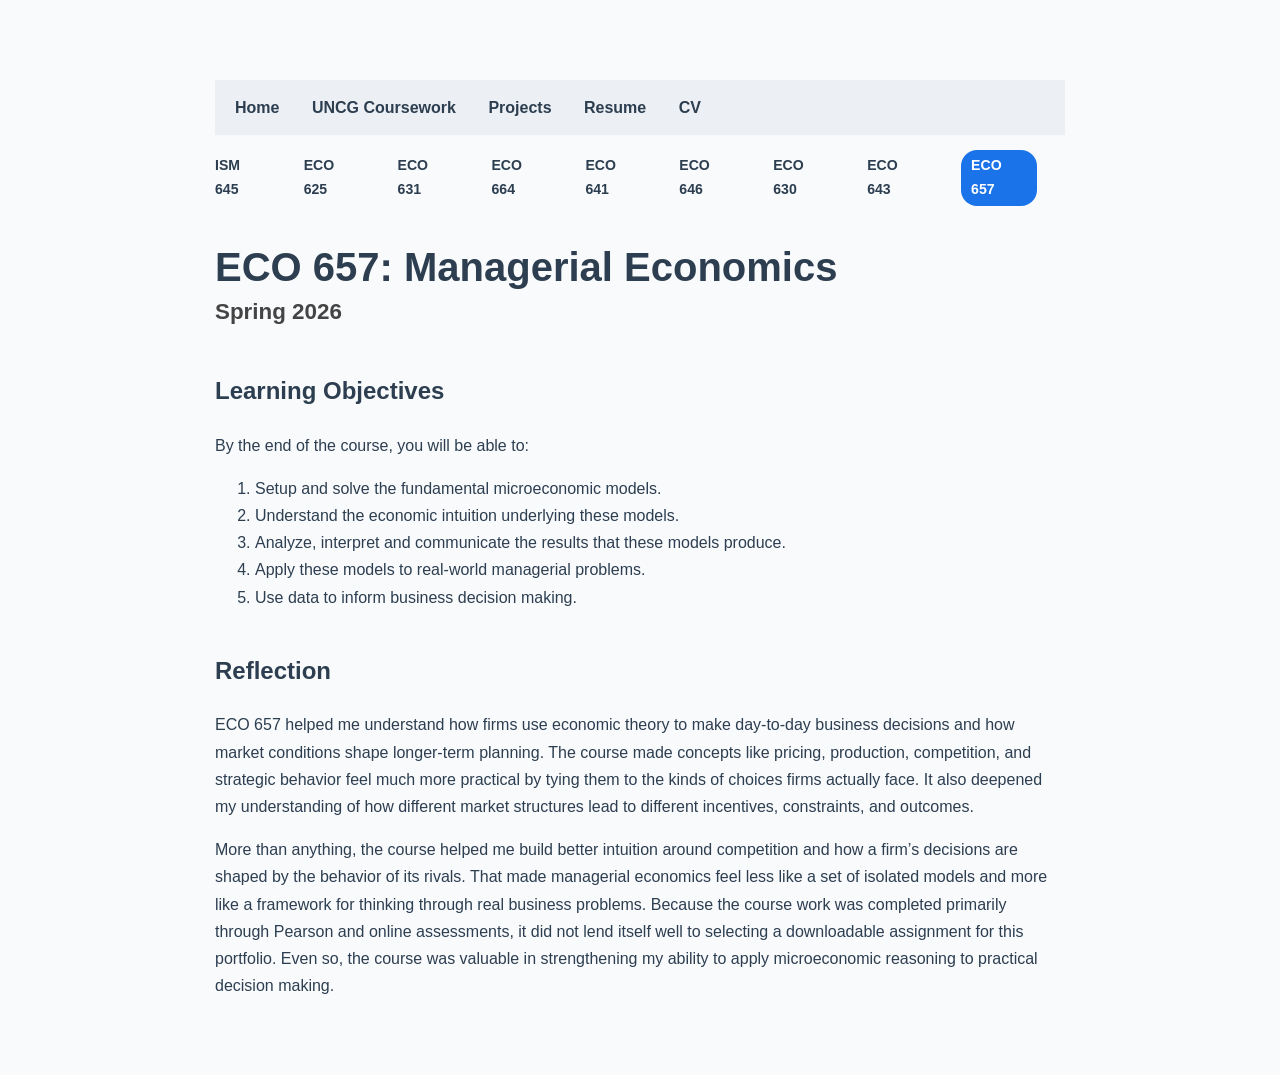
<file: coursework/ECO657.html>
<!DOCTYPE html>
<html>
<head>
  <title>ECO 657 | Brandon Hepker</title>
  <meta charset="UTF-8">
  <link rel="stylesheet" href="../styles.css">
</head>

<body>

<nav>
  <a href="../index.html">Home</a>
  <a href="../coursework.html">UNCG Coursework</a>
  <a href="../projects.html">Projects</a>
  <a href="../resume.html">Resume</a>
  <a href="../cv.html">CV</a>
</nav>

<nav class="subnav">
  <a href="ISM645.html">ISM 645</a>
  <a href="ECO625.html">ECO 625</a>
  <a href="ECO631.html">ECO 631</a>
  <a href="ECO664.html">ECO 664</a>
  <a href="ECO641.html">ECO 641</a>
  <a href="ECO646.html">ECO 646</a>
  <a href="ECO630.html">ECO 630</a>
  <a href="ECO643.html">ECO 643</a>
  <a href="ECO657.html" class="active">ECO 657</a>
</nav>

<h1 style="margin-bottom: 0rem;">
  ECO 657: Managerial Economics
</h1>

<p style="
  font-size: 1.4rem;
  font-weight: 600;
  margin-top: -0.5rem;
  margin-bottom: 1.75rem;
  color: #444;
">
  Spring 2026
</p>

<section>
  <h2>Learning Objectives</h2>

  <p>
    By the end of the course, you will be able to:
  </p>

  <ol>
    <li>Setup and solve the fundamental microeconomic models.</li>
    <li>Understand the economic intuition underlying these models.</li>
    <li>Analyze, interpret and communicate the results that these models produce.</li>
    <li>Apply these models to real-world managerial problems.</li>
    <li>Use data to inform business decision making.</li>
  </ol>

</section>

<section>
  <h2>Reflection</h2>

<p>
  ECO 657 helped me understand how firms use economic theory to make day-to-day business decisions and how market conditions shape longer-term planning. The course made concepts like pricing, production, competition, and strategic behavior feel much more practical by tying them to the kinds of choices firms actually face. It also deepened my understanding of how different market structures lead to different incentives, constraints, and outcomes.
</p>

<p>
  More than anything, the course helped me build better intuition around competition and how a firm’s decisions are shaped by the behavior of its rivals. That made managerial economics feel less like a set of isolated models and more like a framework for thinking through real business problems. Because the course work was completed primarily through Pearson and online assessments, it did not lend itself well to selecting a downloadable assignment for this portfolio. Even so, the course was valuable in strengthening my ability to apply microeconomic reasoning to practical decision making.
</p>

</section>

</body>
</html>
</file>
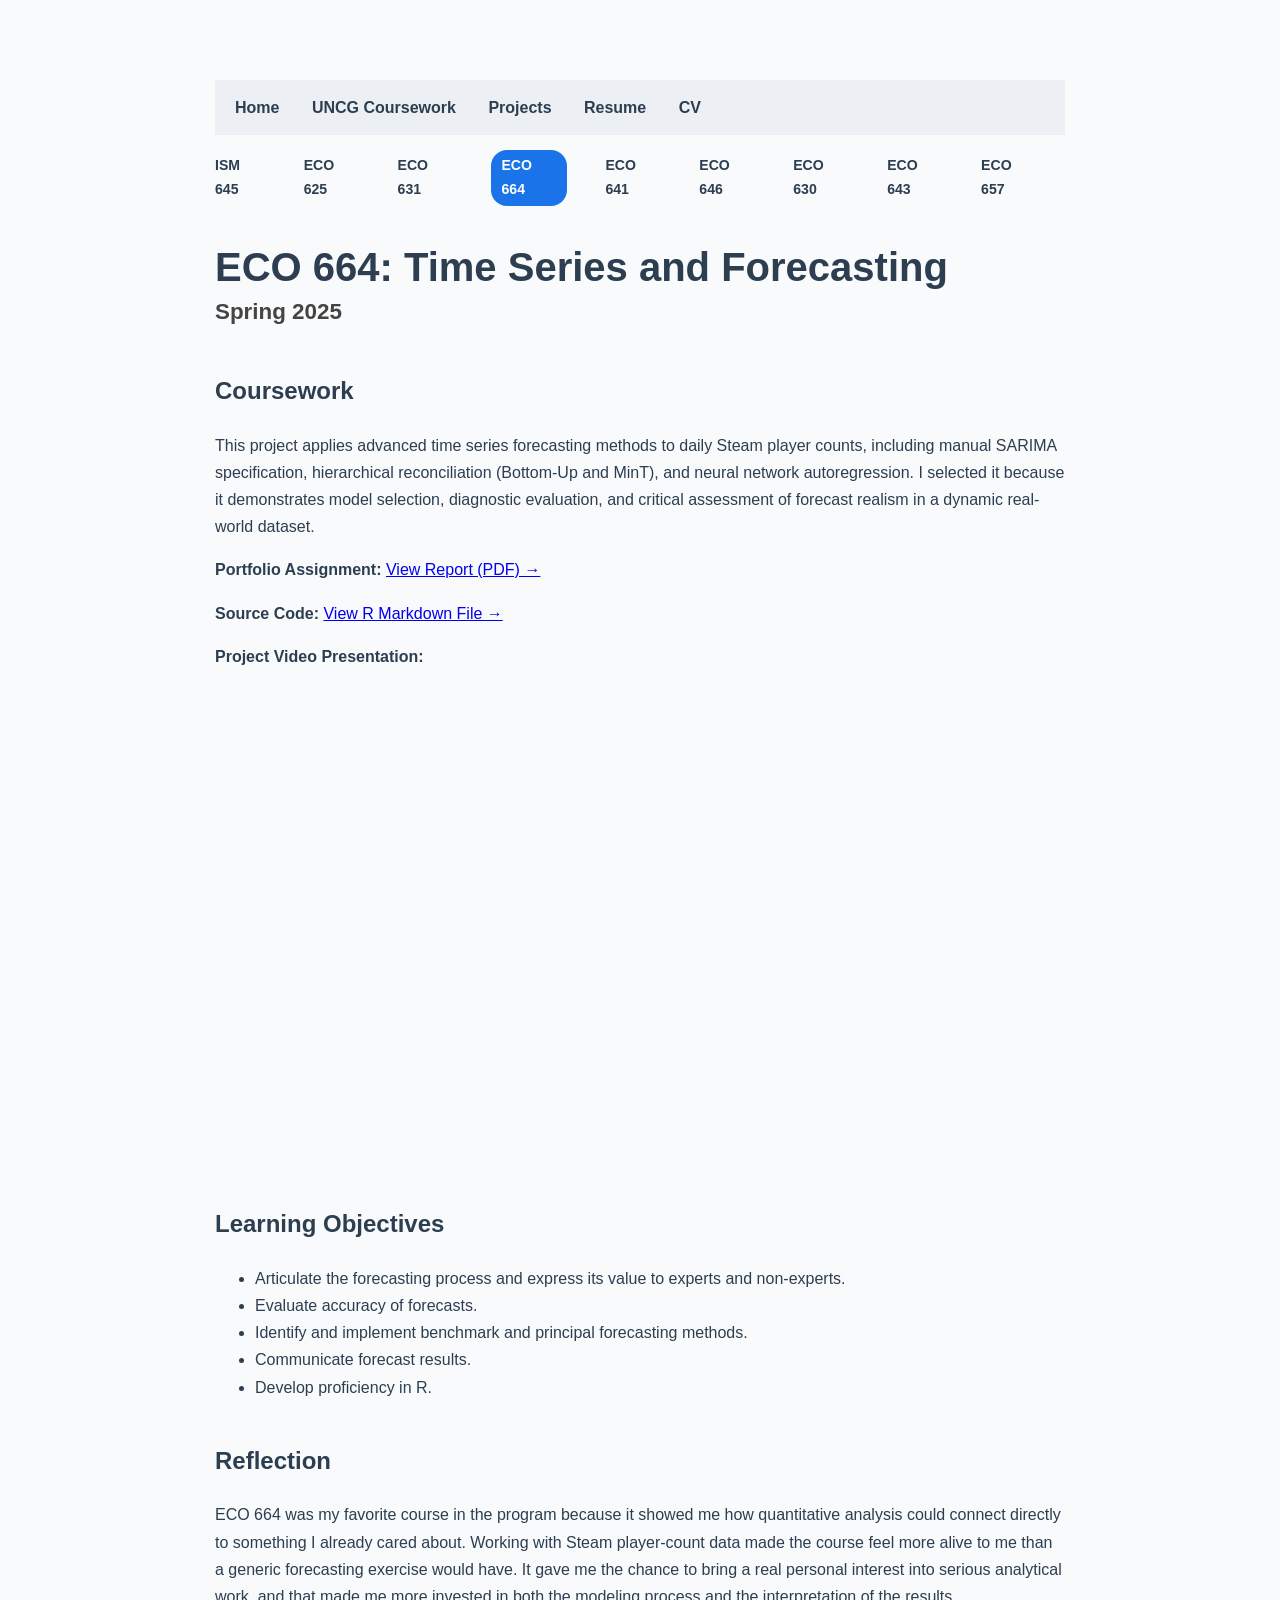
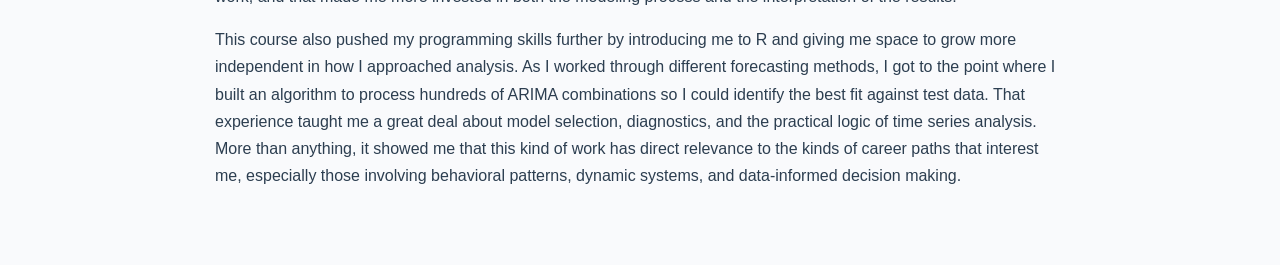
<file: coursework/ECO664.html>
<!DOCTYPE html>
<html>
<head>
  <title>ECO 664 | Brandon Hepker</title>
  <meta charset="UTF-8">
  <link rel="stylesheet" href="../styles.css">
</head>

<body>

<nav>
  <a href="../index.html">Home</a>
  <a href="../coursework.html">UNCG Coursework</a>
  <a href="../projects.html">Projects</a>
  <a href="../resume.html">Resume</a>
  <a href="../cv.html">CV</a>
</nav>

<nav class="subnav">
  <a href="ISM645.html">ISM 645</a>
  <a href="ECO625.html">ECO 625</a>
  <a href="ECO631.html">ECO 631</a>
  <a href="ECO664.html" class="active">ECO 664</a>
  <a href="ECO641.html">ECO 641</a>
  <a href="ECO646.html">ECO 646</a>
  <a href="ECO630.html">ECO 630</a>
  <a href="ECO643.html">ECO 643</a>
  <a href="ECO657.html">ECO 657</a>
</nav>

<h1 style="margin-bottom: 0rem;">
  ECO 664: Time Series and Forecasting
</h1>

<p style="
  font-size: 1.4rem;
  font-weight: 600;
  margin-top: -0.5rem;
  margin-bottom: 1.75rem;
  color: #444;
">
  Spring 2025
</p>

<section>
  <h2>Coursework</h2>
  <p>This project applies advanced time series forecasting methods to daily Steam player counts, including manual SARIMA specification, hierarchical reconciliation (Bottom-Up and MinT), and neural network autoregression. I selected it because it demonstrates model selection, diagnostic evaluation, and critical assessment of forecast realism in a dynamic real-world dataset.</p>
  <p>
    <strong>Portfolio Assignment:</strong>
    <a href="/assets/ECO664_Portfolio_Project_Written_Report.pdf" target="_blank">
      View Report (PDF) →
    </a>
  </p>

  <p>
    <strong>Source Code:</strong>
    <a href="https://github.com/anysprout/applied-economics-coursework/blob/main/ECO664_Portfolio_Project_R_Markdown.Rmd"
       target="_blank">
       View R Markdown File →
    </a>
  </p>

  <p><strong>Project Video Presentation:</strong></p>

  <div style="position: relative; padding-bottom: 56.25%; height: 0; overflow: hidden;">
    <iframe 
      src="https://www.youtube.com/embed/_0xxX-2-F1E"
      frameborder="0"
      allowfullscreen
      style="position: absolute; top: 0; left: 0; width: 100%; height: 100%;">
    </iframe>
  </div>
</section>


<section>
  <h2>Learning Objectives</h2>

  <ul>
    <li>Articulate the forecasting process and express its value to experts and non-experts.</li>
    <li>Evaluate accuracy of forecasts.</li>
    <li>Identify and implement benchmark and principal forecasting methods.</li>
    <li>Communicate forecast results.</li>
    <li>Develop proficiency in R.</li>
  </ul>

</section>

<section>
  <h2>Reflection</h2>

<p>
  ECO 664 was my favorite course in the program because it showed me how quantitative analysis could connect directly to something I already cared about. Working with Steam player-count data made the course feel more alive to me than a generic forecasting exercise would have. It gave me the chance to bring a real personal interest into serious analytical work, and that made me more invested in both the modeling process and the interpretation of the results.
</p>

<p>
  This course also pushed my programming skills further by introducing me to R and giving me space to grow more independent in how I approached analysis. As I worked through different forecasting methods, I got to the point where I built an algorithm to process hundreds of ARIMA combinations so I could identify the best fit against test data. That experience taught me a great deal about model selection, diagnostics, and the practical logic of time series analysis. More than anything, it showed me that this kind of work has direct relevance to the kinds of career paths that interest me, especially those involving behavioral patterns, dynamic systems, and data-informed decision making.
</p>

</section>

</body>
</html>
</file>
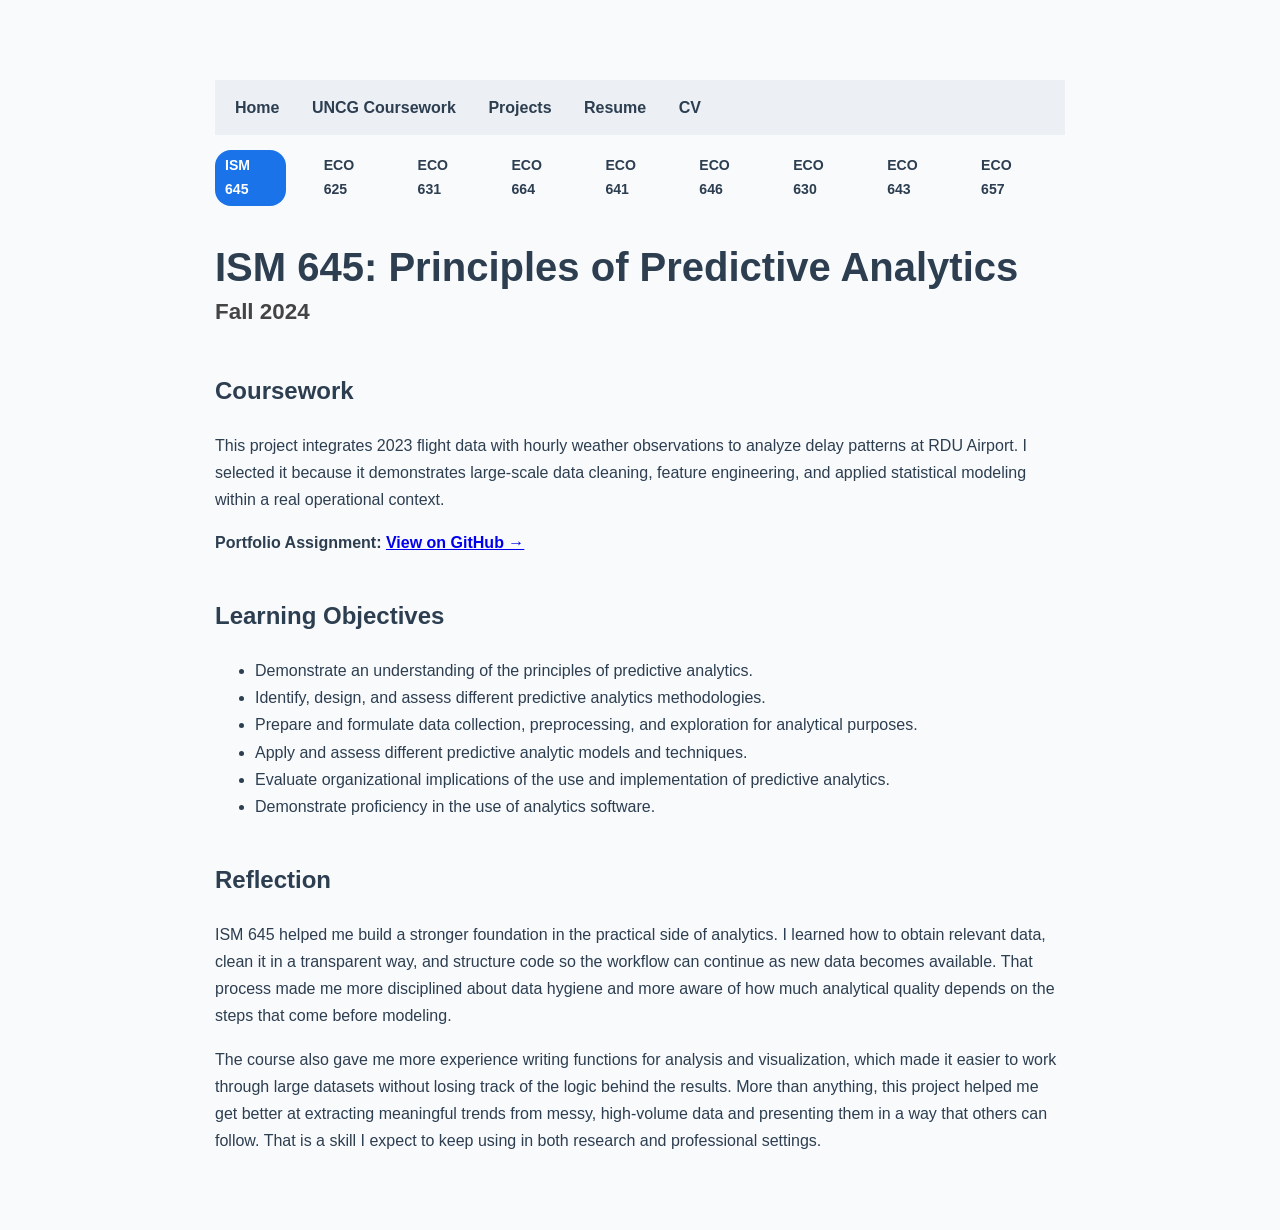
<file: coursework/ISM645.html>
<!DOCTYPE html>
<html>
<head>
  <title>ISM 645 | Brandon Hepker</title>
  <meta charset="UTF-8">
  <link rel="stylesheet" href="../styles.css">
</head>

<body>

<nav>
  <a href="../index.html">Home</a>
  <a href="../coursework.html">UNCG Coursework</a>
  <a href="../projects.html">Projects</a>
  <a href="../resume.html">Resume</a>
  <a href="../cv.html">CV</a>
</nav>

<nav class="subnav">
  <a href="ISM645.html" class="active">ISM 645</a>
  <a href="ECO625.html">ECO 625</a>
  <a href="ECO631.html">ECO 631</a>
  <a href="ECO664.html">ECO 664</a>
  <a href="ECO641.html">ECO 641</a>
  <a href="ECO646.html">ECO 646</a>
  <a href="ECO630.html">ECO 630</a>
  <a href="ECO643.html">ECO 643</a>
  <a href="ECO657.html">ECO 657</a>
</nav>

<h1 style="margin-bottom: 0rem;">
  ISM 645: Principles of Predictive Analytics
</h1>

<p style="
  font-size: 1.4rem;
  font-weight: 600;
  margin-top: -0.5rem;
  margin-bottom: 1.75rem;
  color: #444;
">
  Fall 2024
</p>
  
<section>
  <h2>Coursework</h2>
  <p> This project integrates 2023 flight data with hourly weather observations to analyze delay patterns at RDU Airport. I selected it because it demonstrates large-scale data cleaning, feature engineering, and applied statistical modeling within a real operational context.</p>
  <p>
    <strong>Portfolio Assignment:</strong>
  <a href="https://github.com/anysprout/applied-economics-coursework/blob/main/ISM645_Portfolio_Project.ipynb" 
     target="_blank"
     style="font-weight:600;">
    View on GitHub →
  </a>
</p>
</section>

<section>
  <h2>Learning Objectives</h2>

  <ul>
    <li>Demonstrate an understanding of the principles of predictive analytics.</li>
    <li>Identify, design, and assess different predictive analytics methodologies.</li>
    <li>Prepare and formulate data collection, preprocessing, and exploration for analytical purposes.</li>
    <li>Apply and assess different predictive analytic models and techniques.</li>
    <li>Evaluate organizational implications of the use and implementation of predictive analytics.</li>
    <li>Demonstrate proficiency in the use of analytics software.</li>
  </ul>
</section>

<section>
  <h2>Reflection</h2>

<p>
  ISM 645 helped me build a stronger foundation in the practical side of analytics. I learned how to obtain relevant data, clean it in a transparent way, and structure code so the workflow can continue as new data becomes available. That process made me more disciplined about data hygiene and more aware of how much analytical quality depends on the steps that come before modeling.
</p>

<p>
  The course also gave me more experience writing functions for analysis and visualization, which made it easier to work through large datasets without losing track of the logic behind the results. More than anything, this project helped me get better at extracting meaningful trends from messy, high-volume data and presenting them in a way that others can follow. That is a skill I expect to keep using in both research and professional settings.
</p>

</section>

</body>
</html>
</file>
<file: styles.css>
body {
    font-family: 'Segoe UI', Tahoma, sans-serif;
    max-width: 850px;
    margin: auto;
    padding: 60px 40px;
    line-height: 1.7;
    color: #2c3e50;
    background-color: #f9fafc;
}

h1 {
    font-weight: 600;
    font-size: 2.5em;
}

nav {
    background-color: #eceff3;
    padding: 14px 20px;
    margin: 20px 0 40px 0;
    border: none;
}

nav a {
    margin-right: 28px;
    text-decoration: none;
    font-weight: 600;
    color: #2c3e50;
}

nav a:hover {
    color: #1a73e8;
}

section {
    margin-top: 40px;
}

.course-list {
  list-style: none;
  padding-left: 0;
  margin-top: 8px;
  margin-bottom: 30px;
}

.course-list li {
  margin-bottom: 6px;
}

.course-list a {
  text-decoration: none;
  color: #1a73e8;
  font-weight: 600;
  border-bottom: 1px solid rgba(26, 115, 232, 0.6);
  padding-bottom: 2px;
}

.course-list a:hover {
  border-bottom: 2px solid rgba(26, 115, 232, 1);
}

.hero {
  display: grid;
  grid-template-columns: 1fr auto;
  column-gap: 40px;
  row-gap: 20px;
  align-items: start;
  margin-top: 30px;
  margin-bottom: 40px;
}

.hero-image img {
  width: 300px;
  height: auto;
  border-radius: 10px;
}

.hero-intro h1 {
  margin-top: 0;
  margin-bottom: 12px;
}

.hero-about {
  grid-column: 1 / -1;
}

.subnav {
  margin-top: -25px;
  margin-bottom: 22px;
  padding: 0;
  background: none;
  border: none;

  display: flex;
  flex-wrap: nowrap;
  align-items: center;
  justify-content: center;
  gap: 10px;
  font-size: 0.88em;
}

.subnav a {
  text-decoration: none;
  font-weight: 600;
  color: #2c3e50;
  padding: 2px 0;
}

.subnav a:hover {
  color: #1a73e8;
  text-decoration: underline;
}

.subnav a.active {
  background-color: #1a73e8;
  color: #ffffff;
  padding: 4px 10px;
  border-radius: 16px;
}

.subnav a:not(.active):hover {
  color: #1a73e8;
  text-decoration: underline;
}

@media (max-width: 900px) {
  .subnav {
    flex-wrap: wrap;
    gap: 6px 14px;
  }

  .subnav a {
    min-width: 72px;
  }
}
</file>
